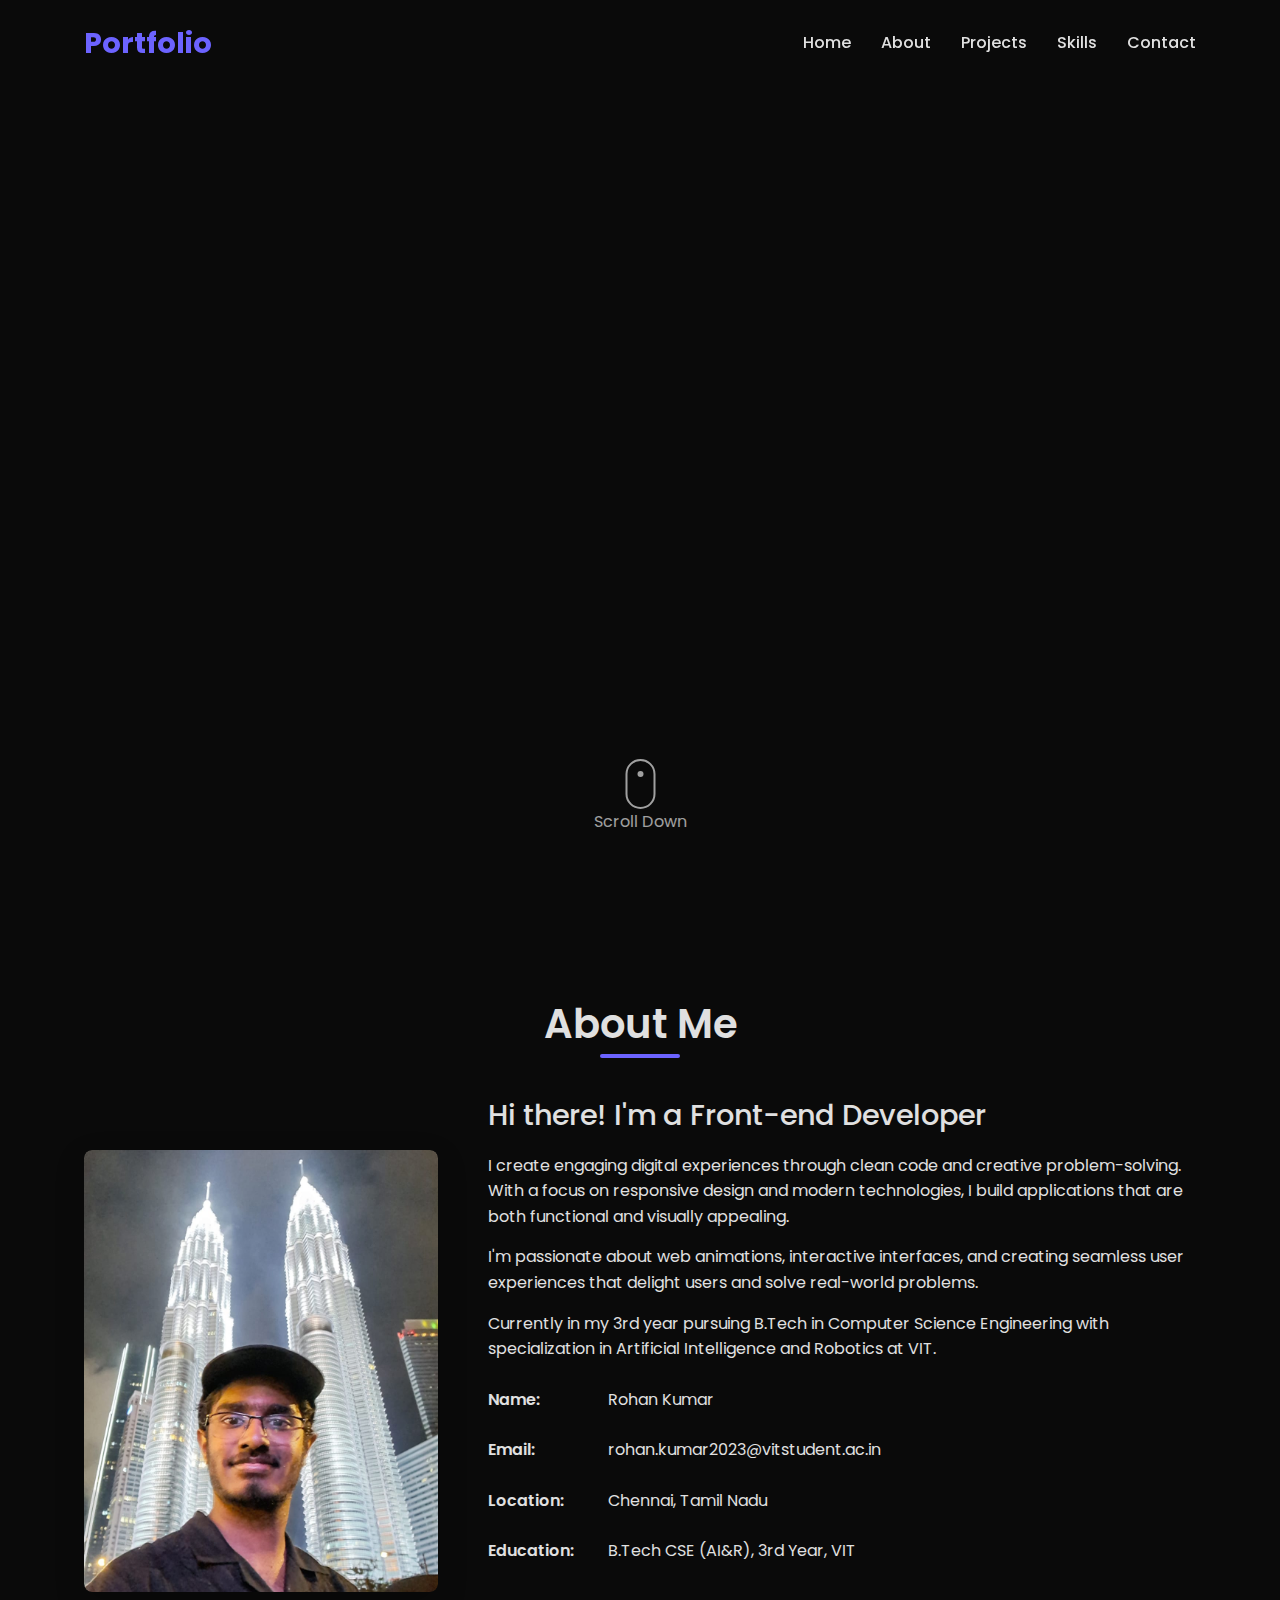
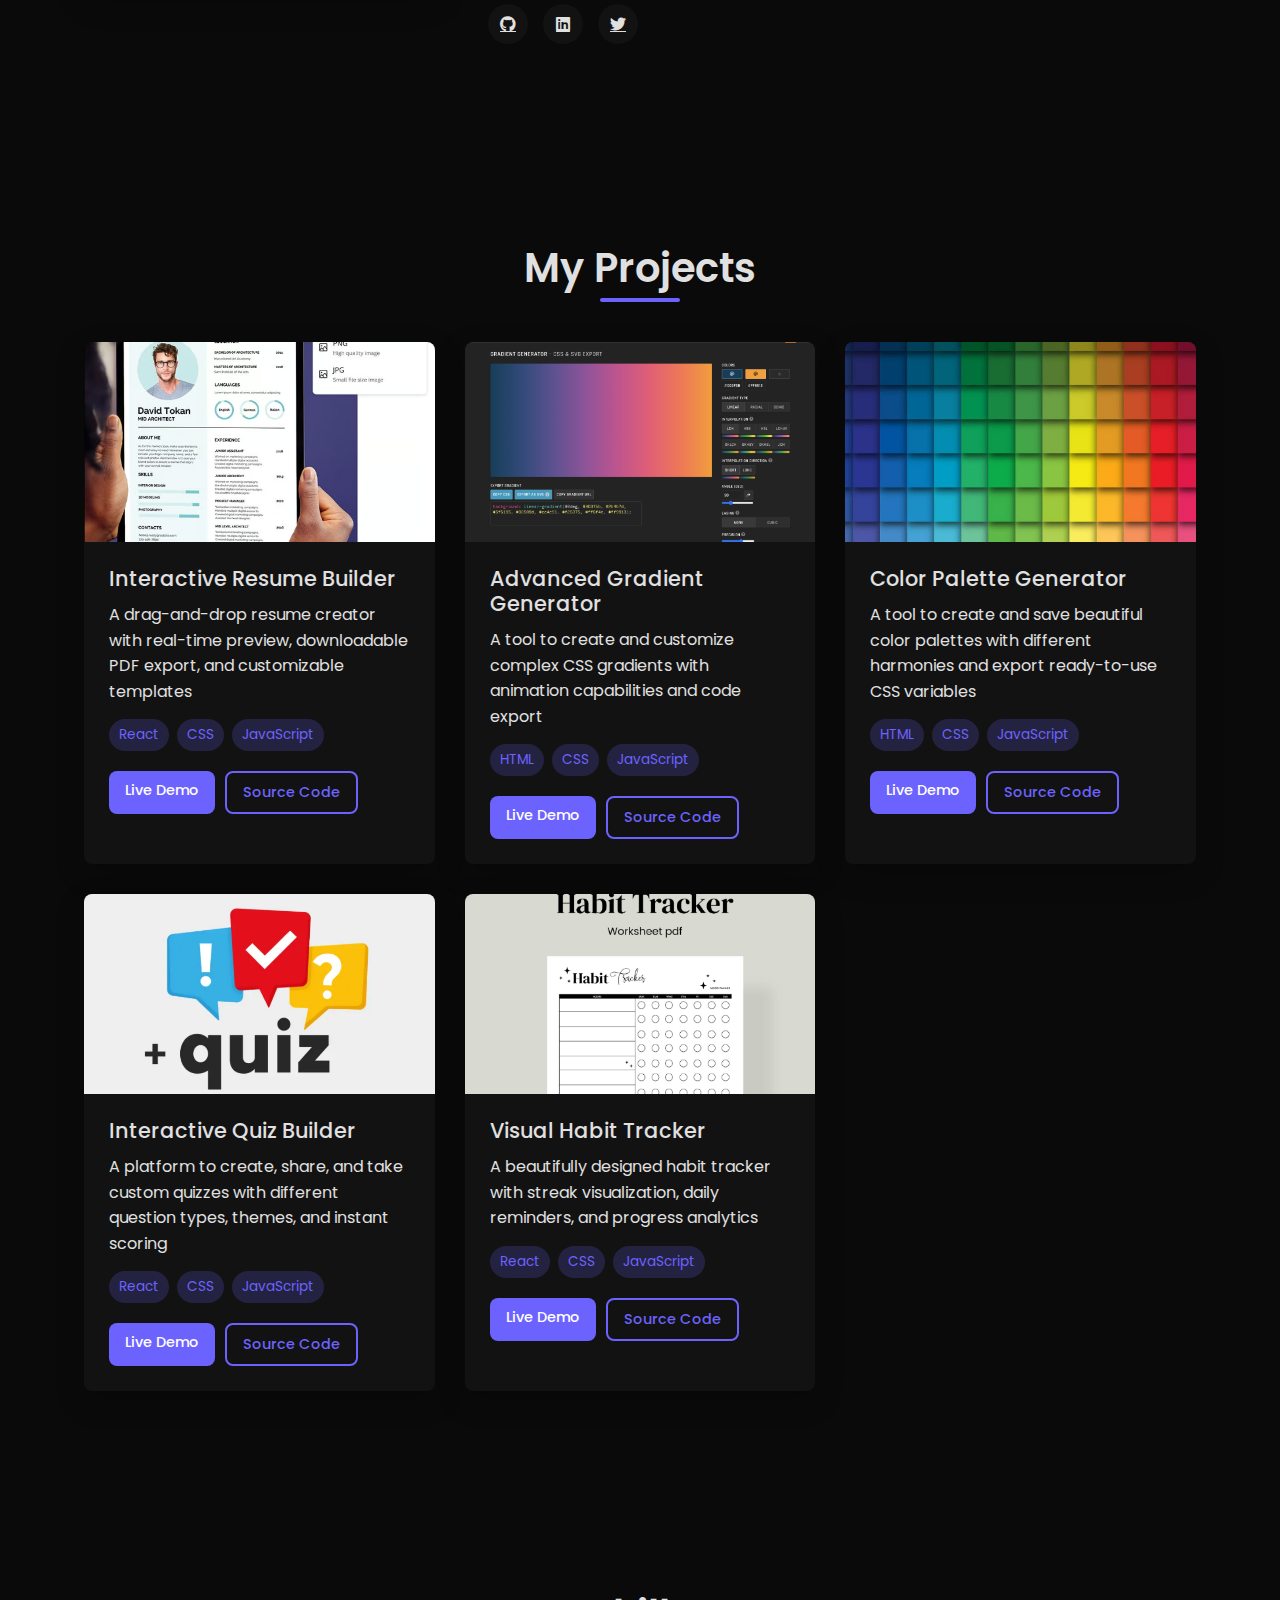
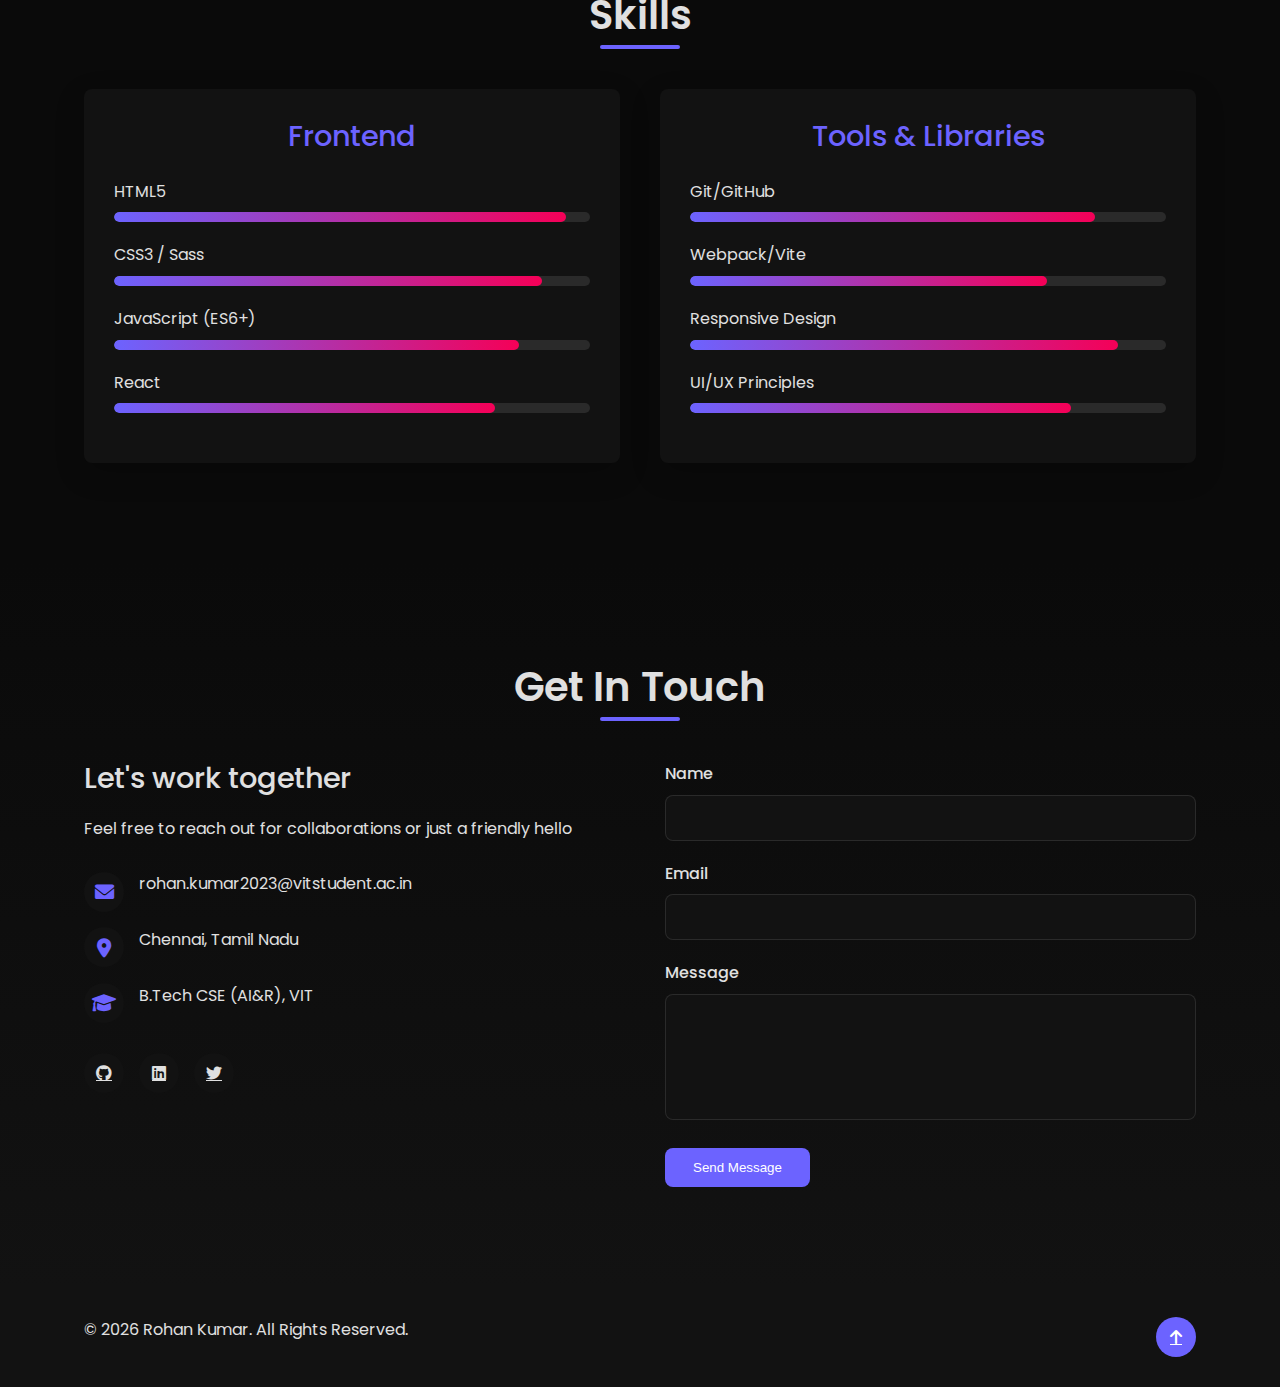
<file: index.html>
<!DOCTYPE html>
<html lang="en">
<head>
    <meta charset="UTF-8">
    <meta name="viewport" content="width=device-width, initial-scale=1.0">
    <title>RohanKumar - Portfolio</title>
    <link rel="stylesheet" href="./styles.css">
    <link rel="stylesheet" href="https://cdnjs.cloudflare.com/ajax/libs/font-awesome/6.0.0-beta3/css/all.min.css">
    <link rel="preconnect" href="https://fonts.googleapis.com">
    <link rel="preconnect" href="https://fonts.gstatic.com" crossorigin>
    <link href="https://fonts.googleapis.com/css2?family=Poppins:wght@300;400;500;600;700&display=swap" rel="stylesheet">
</head>
<body>
    <header>
        <div class="container">
            <nav>
                <div class="logo">Portfolio</div>
                <ul class="nav-links">
                    <li><a href="#home">Home</a></li>
                    <li><a href="#about">About</a></li>
                    <li><a href="#projects">Projects</a></li>
                    <li><a href="#skills">Skills</a></li>
                    <li><a href="#contact">Contact</a></li>
                </ul>
                <div class="hamburger">
                    <span></span>
                    <span></span>
                    <span></span>
                </div>
            </nav>
        </div>
    </header>

    <section id="home" class="hero">
        <div class="container">
            <div class="hero-content">
                <h1 class="reveal-text">Creative <span>Front-end</span> Developer</h1>
                <p class="reveal-text delay-1">Building innovative and aesthetic web experiences</p>
                <div class="cta-buttons reveal-text delay-2">
                    <a href="#projects" class="btn primary-btn">View My Work</a>
                    <a href="#contact" class="btn secondary-btn">Get In Touch</a>
                </div>
            </div>
        </div>
        <div class="scroll-indicator">
            <div class="mouse"></div>
            <p>Scroll Down</p>
        </div>
    </section>

    <section id="about" class="about">
        <div class="container">
            <h2 class="section-title">About Me</h2>
            <div class="about-content">
            <div class="about-image">
                    <div class="image-wrapper">
                        <!-- Replaced placeholder with actual image, removed inline styles -->
                        <img src="./Profile_picture.jpg" alt="Rohan Kumar Profile Picture">
                    </div>
                </div>
                <div class="about-text">
                    <h3>Hi there! I'm a Front-end Developer</h3>
                    <p>I create engaging digital experiences through clean code and creative problem-solving. With a focus on responsive design and modern technologies, I build applications that are both functional and visually appealing.</p>
                    <p>I'm passionate about web animations, interactive interfaces, and creating seamless user experiences that delight users and solve real-world problems.</p>
                    <p>Currently in my 3rd year pursuing B.Tech in Computer Science Engineering with specialization in Artificial Intelligence and Robotics at VIT.</p>
                    <div class="personal-info">
                        <div class="info-item">
                            <span>Name:</span>
                            <p>Rohan Kumar</p>
                        </div>
                        <div class="info-item">
                            <span>Email:</span>
                            <p>rohan.kumar2023@vitstudent.ac.in</p>
                        </div>
                        <div class="info-item">
                            <span>Location:</span>
                            <p>Chennai, Tamil Nadu</p>
                        </div>
                        <div class="info-item">
                            <span>Education:</span>
                            <p>B.Tech CSE (AI&R), 3rd Year, VIT</p>
                        </div>
                    </div>
                    <div class="social-links">
                        <a href="#" target="_blank" rel="noopener noreferrer"><i class="fab fa-github"></i></a>
                        <a href="#" target="_blank" rel="noopener noreferrer"><i class="fab fa-linkedin"></i></a>
                        <a href="#" target="_blank" rel="noopener noreferrer"><i class="fab fa-twitter"></i></a>
                    </div>
                </div>
            </div>
        </div>
    </section>

    <section id="projects" class="projects">
        <div class="container">
            <h2 class="section-title">My Projects</h2>
            <div class="projects-grid">
                <div class="project-card">
                    <div class="project-image">
                        <img src="./Interactive_resume_builder_pic.png" alt="Interactive Resume Builder Project Screenshot">
                    </div>
                    <div class="project-details">
                        <h3>Interactive Resume Builder</h3>
                        <p>A drag-and-drop resume creator with real-time preview, downloadable PDF export, and customizable templates</p>
                        <div class="project-tags">
                            <span>React</span>
                            <span>CSS</span>
                            <span>JavaScript</span>
                        </div>
                        <div class="project-links">
                            <a href="./projects/resume-builder/index.html" class="btn small-btn" target="_blank">Live Demo</a>
                            <a href="https://github.com/MaizeCobra/Rohan-Kumar-portfolio.github.io/tree/main/projects/resume-builder" class="btn small-btn secondary-btn" target="_blank">Source Code</a>
                        </div>
                    </div>
                </div>

                <div class="project-card">
                    <div class="project-image">
                        <img src="./Advanced_gradient_generator.png" alt="Advanced Gradient Generator Project Screenshot">
                    </div>
                    <div class="project-details">
                        <h3>Advanced Gradient Generator</h3>
                        <p>A tool to create and customize complex CSS gradients with animation capabilities and code export</p>
                        <div class="project-tags">
                            <span>HTML</span>
                            <span>CSS</span>
                            <span>JavaScript</span>
                        </div>
                        <div class="project-links">
                            <a href="./projects/gradient-generator/index.html" class="btn small-btn" target="_blank">Live Demo</a>
                            <a href="https://github.com/MaizeCobra/Rohan-Kumar-portfolio.github.io/tree/main/projects/gradient-generator" class="btn small-btn secondary-btn" target="_blank">Source Code</a>
                        </div>
                    </div>
                </div>

                <div class="project-card">
                    <div class="project-image">
                        <img src="./Color-pallete-generator.png" alt="Color Palette Generator Project Screenshot">
                    </div>
                    <div class="project-details">
                        <h3>Color Palette Generator</h3>
                        <p>A tool to create and save beautiful color palettes with different harmonies and export ready-to-use CSS variables</p>
                        <div class="project-tags">
                            <span>HTML</span>
                            <span>CSS</span>
                            <span>JavaScript</span>
                        </div>
                        <div class="project-links">
                            <a href="./projects/color-palette-generator/index.html" class="btn small-btn" target="_blank">Live Demo</a>
                            <a href="https://github.com/MaizeCobra/Rohan-Kumar-portfolio.github.io/tree/main/projects/color-palette-generator" class="btn small-btn secondary-btn" target="_blank">Source Code</a>
                        </div>
                    </div>
                </div>

                <div class="project-card">
                    <div class="project-image">
                        <img src="./quiz_builder.png" alt="Interactive Quiz Builder Project Screenshot">
                    </div>
                    <div class="project-details">
                        <h3>Interactive Quiz Builder</h3>
                        <p>A platform to create, share, and take custom quizzes with different question types, themes, and instant scoring</p>
                        <div class="project-tags">
                            <span>React</span>
                            <span>CSS</span>
                            <span>JavaScript</span>
                        </div>
                        <div class="project-links">
                            <a href="./projects/quiz-builder/index.html" class="btn small-btn" target="_blank">Live Demo</a>
                            <a href="https://github.com/MaizeCobra/Rohan-Kumar-portfolio.github.io/tree/main/projects/quiz-builder" class="btn small-btn secondary-btn" target="_blank">Source Code</a>
                        </div>
                    </div>
                </div>

                <div class="project-card">
                    <div class="project-image">
                        <img src="./Habit-Tracker.png" alt="Visual Habit Tracker Project Screenshot">
                    </div>
                    <div class="project-details">
                        <h3>Visual Habit Tracker</h3>
                        <p>A beautifully designed habit tracker with streak visualization, daily reminders, and progress analytics</p>
                        <div class="project-tags">
                            <span>React</span>
                            <span>CSS</span>
                            <span>JavaScript</span>
                        </div>
                        <div class="project-links">
                            <a href="./projects/habit-tracker/index.html" class="btn small-btn" target="_blank">Live Demo</a>
                            <a href="https://github.com/MaizeCobra/Rohan-Kumar-portfolio.github.io/tree/main/projects/habit-tracker" class="btn small-btn secondary-btn" target="_blank">Source Code</a>
                        </div>
                    </div>
                </div>
            </div>
        </div>
    </section>

    <section id="skills" class="skills">
        <div class="container">
            <h2 class="section-title">Skills</h2>
            <div class="skills-container">
                <div class="skills-category">
                    <h3>Frontend</h3>
                    <div class="skill-item">
                        <span>HTML5</span>
                        <div class="progress-bar">
                            <div class="progress" style="width: 95%"></div>
                        </div>
                    </div>
                    <div class="skill-item">
                        <span>CSS3 / Sass</span>
                        <div class="progress-bar">
                            <div class="progress" style="width: 90%"></div>
                        </div>
                    </div>
                    <div class="skill-item">
                        <span>JavaScript (ES6+)</span>
                        <div class="progress-bar">
                            <div class="progress" style="width: 85%"></div>
                        </div>
                    </div>
                    <div class="skill-item">
                        <span>React</span>
                        <div class="progress-bar">
                            <div class="progress" style="width: 80%"></div>
                        </div>
                    </div>
                </div>
                
                <div class="skills-category">
                    <h3>Tools & Libraries</h3>
                    <div class="skill-item">
                        <span>Git/GitHub</span>
                        <div class="progress-bar">
                            <div class="progress" style="width: 85%"></div>
                        </div>
                    </div>
                    <div class="skill-item">
                        <span>Webpack/Vite</span>
                        <div class="progress-bar">
                            <div class="progress" style="width: 75%"></div>
                        </div>
                    </div>
                    <div class="skill-item">
                        <span>Responsive Design</span>
                        <div class="progress-bar">
                            <div class="progress" style="width: 90%"></div>
                        </div>
                    </div>
                    <div class="skill-item">
                        <span>UI/UX Principles</span>
                        <div class="progress-bar">
                            <div class="progress" style="width: 80%"></div>
                        </div>
                    </div>
                </div>
            </div>
        </div>
    </section>

    <section id="contact" class="contact">
        <div class="container">
            <h2 class="section-title">Get In Touch</h2>
            <div class="contact-wrapper">
                <div class="contact-info">
                    <h3>Let's work together</h3>
                    <p>Feel free to reach out for collaborations or just a friendly hello</p>
                    <div class="contact-details">
                        <div class="contact-item">
                            <i class="fas fa-envelope"></i>
                            <p>rohan.kumar2023@vitstudent.ac.in</p>
                        </div>
                        <div class="contact-item">
                            <i class="fas fa-map-marker-alt"></i>
                            <p>Chennai, Tamil Nadu</p>
                        </div>
                        <div class="contact-item">
                            <i class="fas fa-graduation-cap"></i>
                            <p>B.Tech CSE (AI&R), VIT</p>
                        </div>
                    </div>
                    <div class="social-links">
                        <a href="#" target="_blank" rel="noopener noreferrer"><i class="fab fa-github"></i></a>
                        <a href="#" target="_blank" rel="noopener noreferrer"><i class="fab fa-linkedin"></i></a>
                        <a href="#" target="_blank" rel="noopener noreferrer"><i class="fab fa-twitter"></i></a>
                    </div>
                </div>
                <div class="contact-form">
                    <form id="contactForm">
                        <div class="form-group">
                            <label for="name">Name</label>
                            <input type="text" id="name" required>
                        </div>
                        <div class="form-group">
                            <label for="email">Email</label>
                            <input type="email" id="email" required>
                        </div>
                        <div class="form-group">
                            <label for="message">Message</label>
                            <textarea id="message" rows="5" required></textarea>
                        </div>
                        <button type="submit" class="btn primary-btn">Send Message</button>
                    </form>
                </div>
            </div>
        </div>
    </section>

    <footer>
        <div class="container">
            <div class="footer-content">
                <p>&copy; 2023 Rohan Kumar. All Rights Reserved.</p>
                <div class="back-to-top">
                    <a href="#home"><i class="fas fa-arrow-up"></i></a>
                </div>
            </div>
        </div>
    </footer>

    <script src="./script.js"></script>
</body>
</html>
</file>
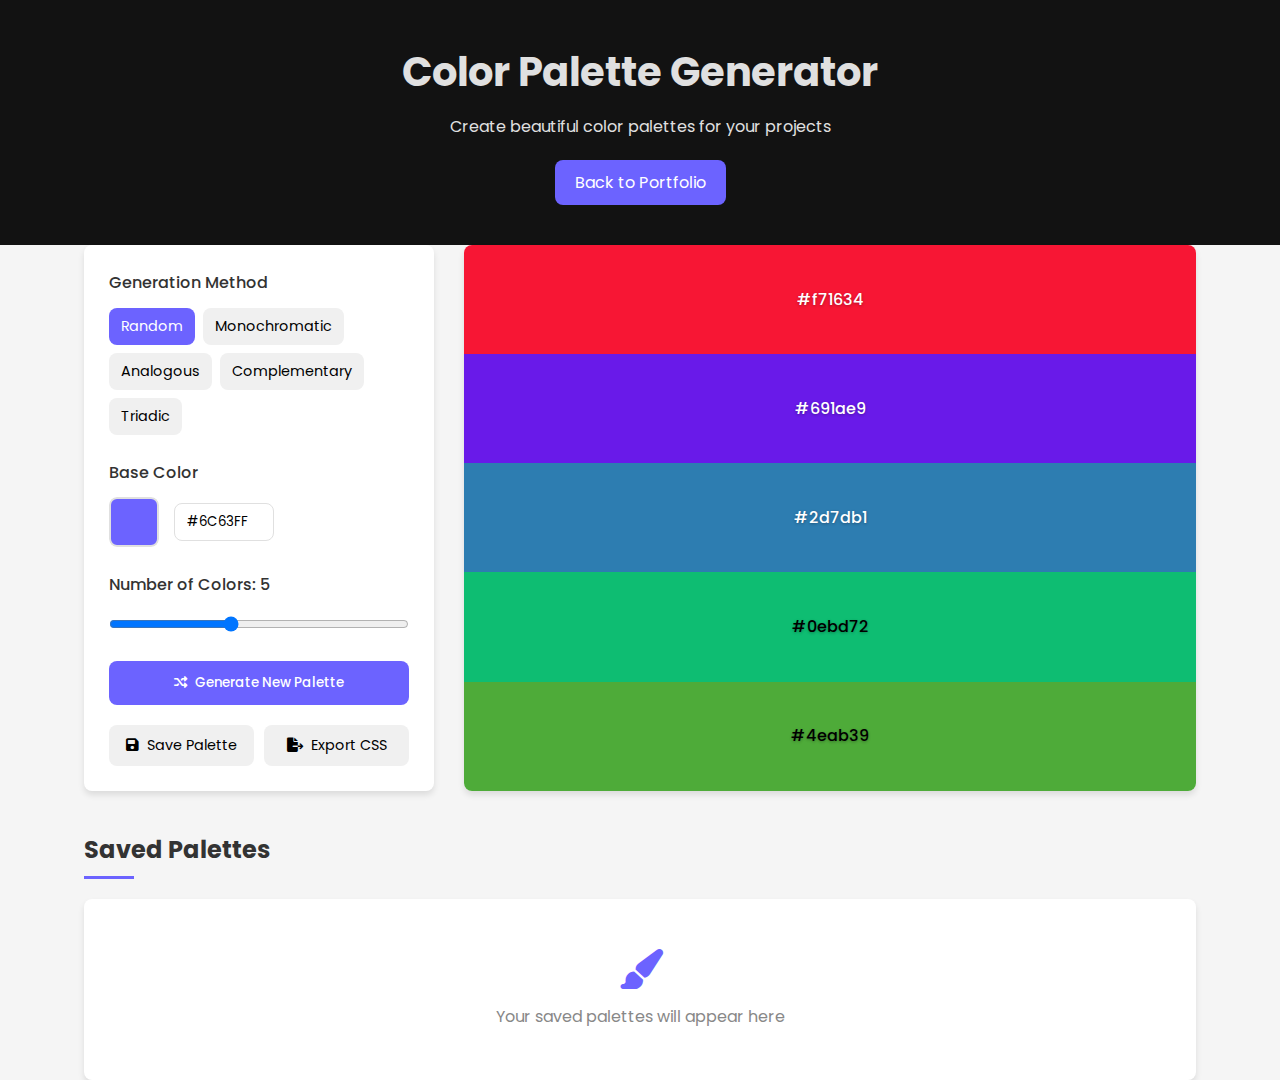
<file: projects/color-palette-generator/index.html>
<!DOCTYPE html>
<html lang="en">
<head>
    <meta charset="UTF-8">
    <meta name="viewport" content="width=device-width, initial-scale=1.0">
    <title>Color Palette Generator</title>
    <link rel="stylesheet" href="styles.css">
    <link rel="stylesheet" href="https://cdnjs.cloudflare.com/ajax/libs/font-awesome/6.0.0-beta3/css/all.min.css">
    <link href="https://fonts.googleapis.com/css2?family=Poppins:wght@300;400;500;600;700&display=swap" rel="stylesheet">
</head>
<body>
    <header>
        <div class="container">
            <h1>Color Palette Generator</h1>
            <p>Create beautiful color palettes for your projects</p>
            <a href="../../index.html" class="back-btn">Back to Portfolio</a>
        </div>
    </header>
    
    <main class="container">
        <div class="generator-container">
            <div class="palette-controls">
                <div class="control-group">
                    <label>Generation Method</label>
                    <div class="method-selector">
                        <button class="method-btn active" data-method="random">Random</button>
                        <button class="method-btn" data-method="monochromatic">Monochromatic</button>
                        <button class="method-btn" data-method="analogous">Analogous</button>
                        <button class="method-btn" data-method="complementary">Complementary</button>
                        <button class="method-btn" data-method="triadic">Triadic</button>
                    </div>
                </div>
                
                <div class="color-picker-container">
                    <label>Base Color</label>
                    <div class="color-input-group">
                        <input type="color" id="baseColor" value="#6c63ff">
                        <input type="text" id="hexColor" value="#6c63ff">
                    </div>
                </div>
                
                <div class="slider-container">
                    <label>Number of Colors: <span id="colorsCount">5</span></label>
                    <input type="range" id="colorCount" min="3" max="8" value="5" step="1">
                </div>
                
                <button id="generateBtn" class="generate-btn">
                    <i class="fas fa-random"></i> Generate New Palette
                </button>
                
                <div class="palette-actions">
                    <button id="saveBtn" class="action-btn">
                        <i class="fas fa-save"></i> Save Palette
                    </button>
                    <button id="exportBtn" class="action-btn">
                        <i class="fas fa-file-export"></i> Export CSS
                    </button>
                </div>
            </div>
            
            <div class="palette-display" id="paletteDisplay">
                <!-- Color palette will be displayed here -->
            </div>
        </div>
        
        <div class="saved-palettes-container">
            <h2>Saved Palettes</h2>
            <div class="saved-palettes-list" id="savedPalettes">
                <!-- Saved palettes will appear here -->
                <div class="placeholder-message">
                    <i class="fas fa-paint-brush"></i>
                    <p>Your saved palettes will appear here</p>
                </div>
            </div>
        </div>
    </main>
    
    <div class="modal" id="exportModal">
        <div class="modal-content">
            <span class="close-modal">&times;</span>
            <h2>Export CSS Variables</h2>
            <div class="code-container">
                <pre id="cssCode">:root {
  --color-1: #6c63ff;
  --color-2: #8257fe;
  --color-3: #9a4cfd;
  --color-4: #b041fc;
  --color-5: #c436fb;
}</pre>
                <button id="copyBtn" class="copy-btn">
                    <i class="fas fa-copy"></i> Copy Code
                </button>
            </div>
        </div>
    </div>
    
    <script src="script.js"></script>
</body>
</html>
</file>
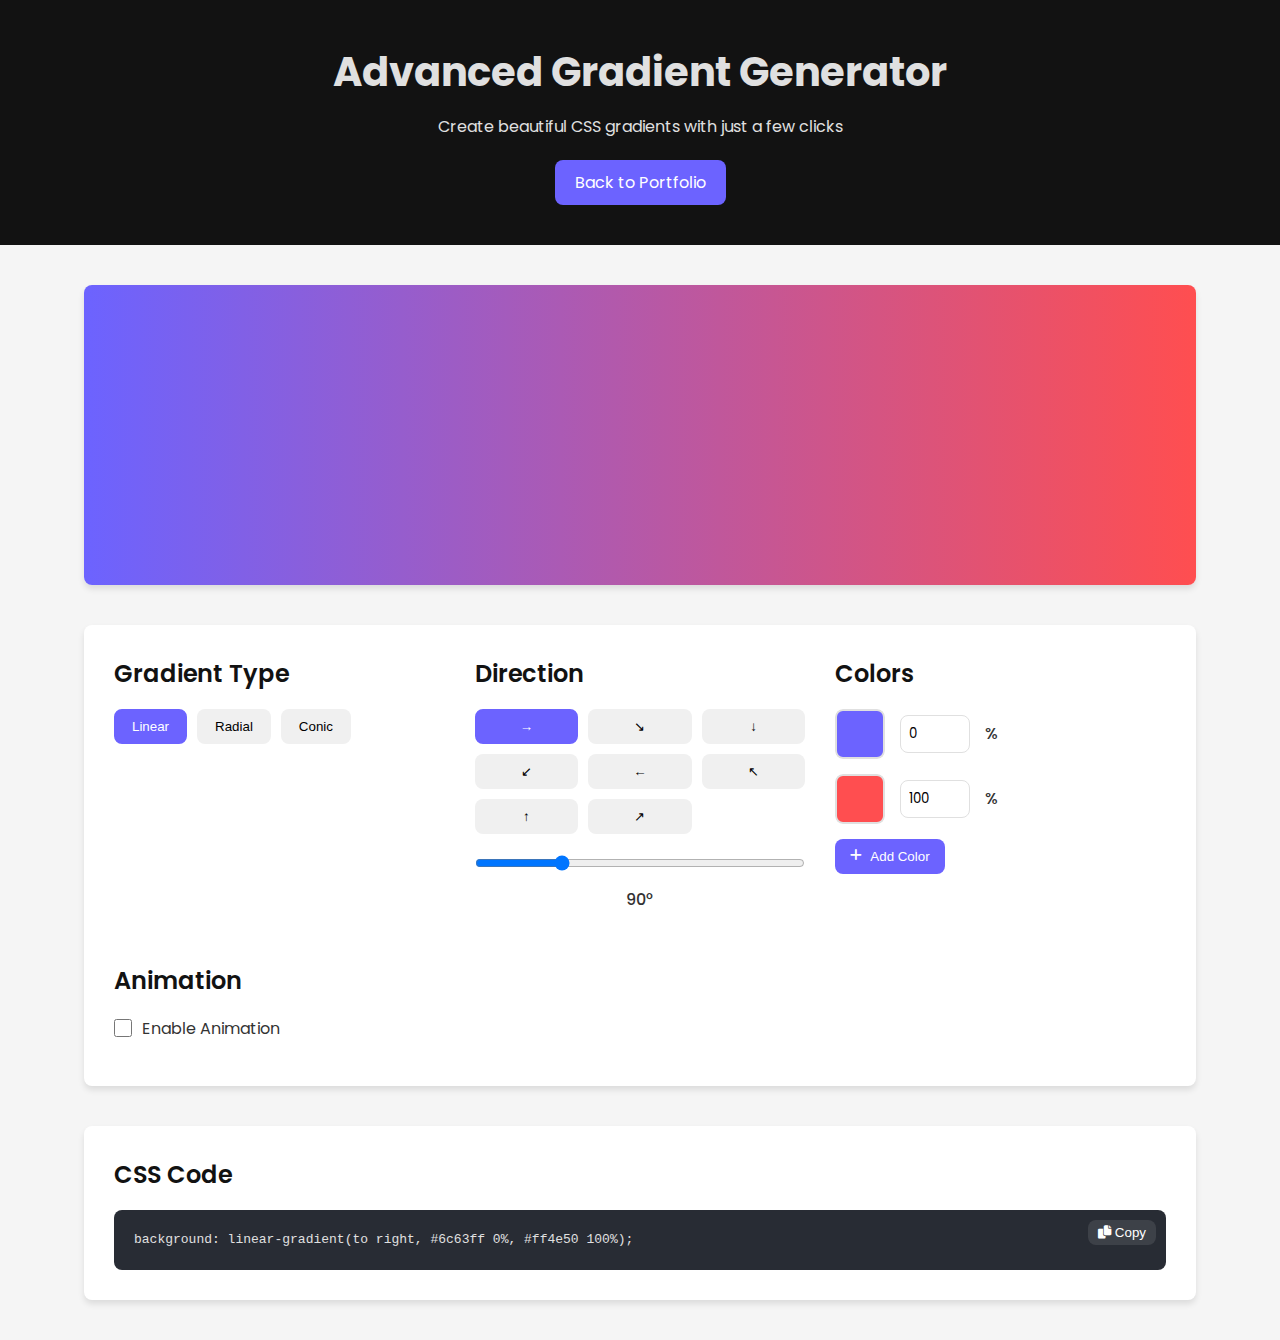
<file: projects/gradient-generator/index.html>
<!DOCTYPE html>
<html lang="en">
<head>
    <meta charset="UTF-8">
    <meta name="viewport" content="width=device-width, initial-scale=1.0">
    <title>Advanced Gradient Generator</title>
    <link rel="stylesheet" href="styles.css">
    <link rel="stylesheet" href="https://cdnjs.cloudflare.com/ajax/libs/font-awesome/6.0.0-beta3/css/all.min.css">
    <link href="https://fonts.googleapis.com/css2?family=Poppins:wght@300;400;500;600;700&display=swap" rel="stylesheet">
</head>
<body>
    <header>
        <div class="container">
            <h1>Advanced Gradient Generator</h1>
            <p>Create beautiful CSS gradients with just a few clicks</p>
            <a href="../../index.html" class="back-btn">Back to Portfolio</a>
        </div>
    </header>
    
    <main class="container">
        <div class="gradient-builder">
            <div class="gradient-preview" id="gradientPreview"></div>
            
            <div class="controls">
                <div class="gradient-type">
                    <h2>Gradient Type</h2>
                    <div class="options">
                        <button class="option active" data-type="linear">Linear</button>
                        <button class="option" data-type="radial">Radial</button>
                        <button class="option" data-type="conic">Conic</button>
                    </div>
                </div>
                
                <div class="gradient-direction" id="linearControls">
                    <h2>Direction</h2>
                    <div class="direction-controls">
                        <button class="direction active" data-direction="to right">→</button>
                        <button class="direction" data-direction="to bottom right">↘</button>
                        <button class="direction" data-direction="to bottom">↓</button>
                        <button class="direction" data-direction="to bottom left">↙</button>
                        <button class="direction" data-direction="to left">←</button>
                        <button class="direction" data-direction="to top left">↖</button>
                        <button class="direction" data-direction="to top">↑</button>
                        <button class="direction" data-direction="to top right">↗</button>
                        <input type="range" id="angleSlider" min="0" max="359" value="90" class="angle-slider">
                        <div class="angle-display"><span id="angleValue">90</span>°</div>
                    </div>
                </div>
                
                <div class="gradient-shape" id="radialControls" style="display: none;">
                    <h2>Shape</h2>
                    <div class="options">
                        <button class="shape active" data-shape="circle">Circle</button>
                        <button class="shape" data-shape="ellipse">Ellipse</button>
                    </div>
                </div>
                
                <div class="color-stops">
                    <h2>Colors</h2>
                    <div class="color-stop-container" id="colorStops">
                        <div class="color-stop" data-id="stop1">
                            <input type="color" value="#6c63ff" class="color-picker">
                            <input type="number" value="0" min="0" max="100" class="position-input">
                            <span class="position-label">%</span>
                        </div>
                        <div class="color-stop" data-id="stop2">
                            <input type="color" value="#ff4e50" class="color-picker">
                            <input type="number" value="100" min="0" max="100" class="position-input">
                            <span class="position-label">%</span>
                        </div>
                    </div>
                    <button class="add-color-btn" id="addColorStop">
                        <i class="fas fa-plus"></i> Add Color
                    </button>
                </div>
                
                <div class="animation-controls">
                    <h2>Animation</h2>
                    <div class="checkbox-group">
                        <input type="checkbox" id="enableAnimation">
                        <label for="enableAnimation">Enable Animation</label>
                    </div>
                    <div class="animation-options" id="animationOptions" style="display: none;">
                        <div class="form-group">
                            <label for="animationDuration">Duration (seconds)</label>
                            <input type="number" id="animationDuration" value="5" min="1" max="20">
                        </div>
                        <div class="form-group">
                            <label for="animationType">Animation Type</label>
                            <select id="animationType">
                                <option value="rotate">Rotate</option>
                                <option value="shift">Shift Colors</option>
                                <option value="pulse">Pulse</option>
                            </select>
                        </div>
                    </div>
                </div>
            </div>
            
            <div class="code-output">
                <h2>CSS Code</h2>
                <div class="code-container">
                    <pre id="cssCode">background: linear-gradient(to right, #6c63ff 0%, #ff4e50 100%);</pre>
                    <button class="copy-btn" id="copyCode">
                        <i class="fas fa-copy"></i> Copy
                    </button>
                </div>
            </div>
        </div>
    </main>
    
    <script src="script.js"></script>
</body>
</html>
</file>
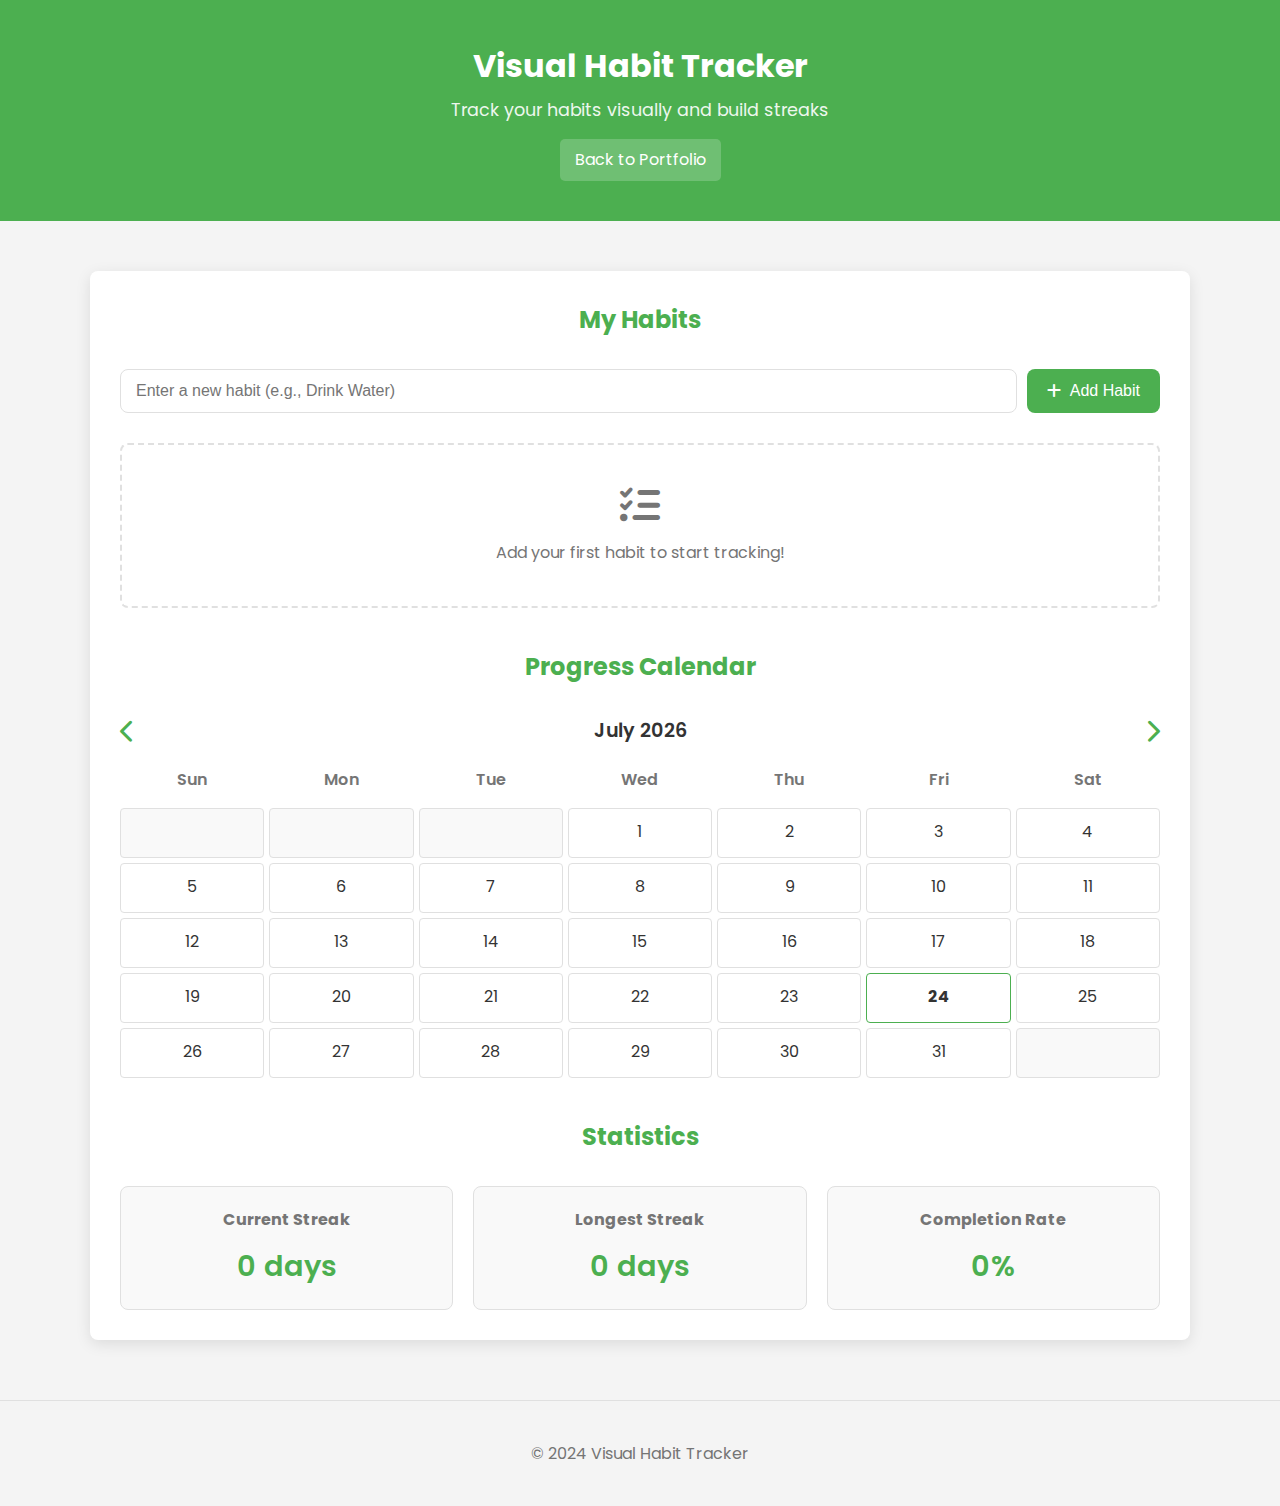
<file: projects/habit-tracker/index.html>
<!DOCTYPE html>
<html lang="en">
<head>
    <meta charset="UTF-8">
    <meta name="viewport" content="width=device-width, initial-scale=1.0">
    <title>Visual Habit Tracker</title>
    <link rel="stylesheet" href="styles.css">
    <link rel="stylesheet" href="https://cdnjs.cloudflare.com/ajax/libs/font-awesome/6.0.0-beta3/css/all.min.css">
    <link href="https://fonts.googleapis.com/css2?family=Poppins:wght@300;400;500;600;700&display=swap" rel="stylesheet">
</head>
<body>
    <header>
        <div class="container">
            <h1>Visual Habit Tracker</h1>
            <p>Track your habits visually and build streaks</p>
            <a href="../../index.html" class="back-btn">Back to Portfolio</a>
        </div>
    </header>

    <main class="container">
        <div class="habit-tracker-app">
            <h2>My Habits</h2>
            <div class="add-habit-section">
                <input type="text" id="newHabitInput" placeholder="Enter a new habit (e.g., Drink Water)">
                <button id="addHabitBtn" class="btn primary-btn"><i class="fas fa-plus"></i> Add Habit</button>
            </div>

            <div class="habit-list" id="habitList">
                <!-- Habit items will be added here -->
                <div class="placeholder-message">
                    <i class="fas fa-tasks"></i>
                    <p>Add your first habit to start tracking!</p>
                </div>
            </div>

            <div class="calendar-view">
                <h2>Progress Calendar</h2>
                <div class="calendar-controls">
                    <button id="prevMonthBtn"><i class="fas fa-chevron-left"></i></button>
                    <span id="currentMonthYear">April 2024</span>
                    <button id="nextMonthBtn"><i class="fas fa-chevron-right"></i></button>
                </div>
                <div class="calendar-grid" id="calendarGrid">
                    <!-- Calendar days will be generated here -->
                </div>
            </div>

            <div class="stats-section">
                <h2>Statistics</h2>
                <div class="stats-overview">
                    <div class="stat-card">
                        <h3>Current Streak</h3>
                        <p id="currentStreak">0 days</p>
                    </div>
                    <div class="stat-card">
                        <h3>Longest Streak</h3>
                        <p id="longestStreak">0 days</p>
                    </div>
                    <div class="stat-card">
                        <h3>Completion Rate</h3>
                        <p id="completionRate">0%</p>
                    </div>
                </div>
            </div>
        </div>
    </main>

    <footer>
        <div class="container">
            <p>&copy; 2024 Visual Habit Tracker</p>
        </div>
    </footer>

    <script src="script.js"></script>
</body>
</html>
</file>
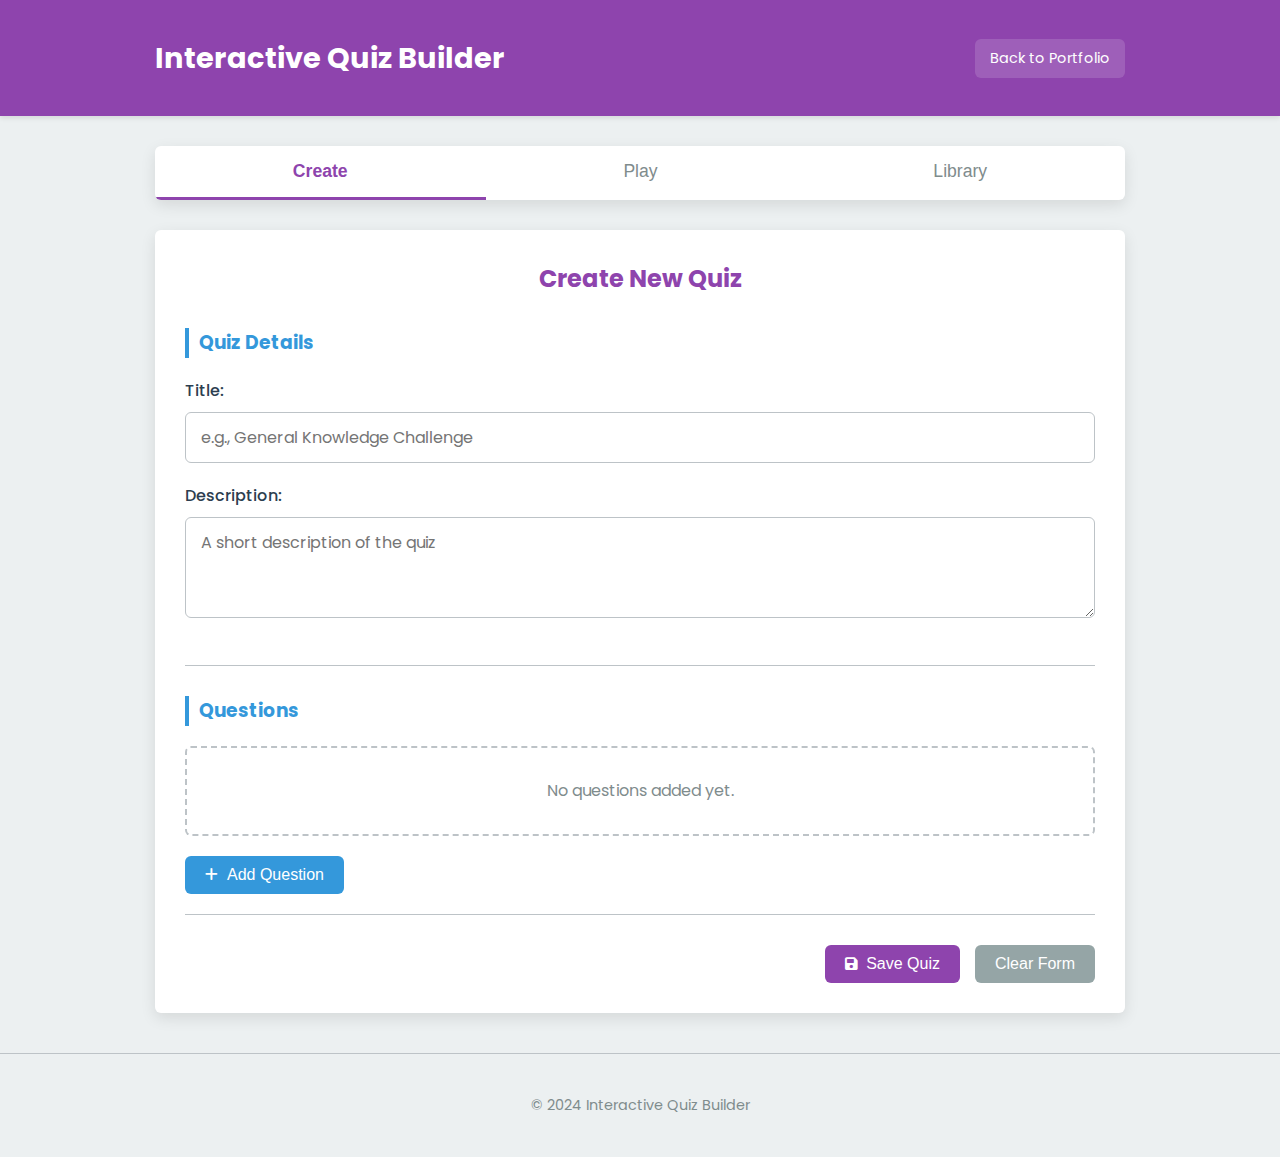
<file: projects/quiz-builder/index.html>
<!DOCTYPE html>
<html lang="en">
<head>
    <meta charset="UTF-8">
    <meta name="viewport" content="width=device-width, initial-scale=1.0">
    <title>Interactive Quiz Builder</title>
    <link rel="stylesheet" href="styles.css">
    <link rel="stylesheet" href="https://cdnjs.cloudflare.com/ajax/libs/font-awesome/6.0.0-beta3/css/all.min.css">
    <link href="https://fonts.googleapis.com/css2?family=Poppins:wght@300;400;500;600;700&display=swap" rel="stylesheet">
</head>
<body>
    <header>
        <div class="container header-container">
            <h1>Interactive Quiz Builder</h1>
            <a href="../../index.html" class="back-btn">Back to Portfolio</a>
        </div>
    </header>

    <main class="container">
        <div class="tabs">
            <button class="tab-btn active" data-tab="create">Create</button>
            <button class="tab-btn" data-tab="play">Play</button>
            <button class="tab-btn" data-tab="library">Library</button>
        </div>

        <!-- Create Tab Content -->
        <div class="tab-content active" id="create-tab">
            <form id="create-quiz-form">
                <h2>Create New Quiz</h2>
                <input type="hidden" id="edit-quiz-id"> <!-- For editing existing quizzes -->

                <div class="form-section">
                    <h3>Quiz Details</h3>
                    <div class="form-group">
                        <label for="quiz-title">Title:</label>
                        <input type="text" id="quiz-title" required placeholder="e.g., General Knowledge Challenge">
                    </div>
                    <div class="form-group">
                        <label for="quiz-description">Description:</label>
                        <textarea id="quiz-description" rows="3" placeholder="A short description of the quiz"></textarea>
                    </div>
                </div>

                <div class="form-section">
                    <h3>Questions</h3>
                    <div id="questions-container">
                        <!-- Questions will be added dynamically here -->
                        <p class="no-questions-msg">No questions added yet.</p>
                    </div>
                    <button type="button" id="add-question-btn" class="btn secondary-btn"><i class="fas fa-plus"></i> Add Question</button>
                </div>

                <div class="form-actions">
                    <button type="submit" id="save-quiz-btn" class="btn primary-btn"><i class="fas fa-save"></i> Save Quiz</button>
                    <button type="button" id="clear-form-btn" class="btn tertiary-btn">Clear Form</button>
                </div>
            </form>
        </div>

        <!-- Play Tab Content -->
        <div class="tab-content" id="play-tab">
            <h2>Play a Quiz</h2>
            <div id="quiz-selection-area">
                <p>Select a quiz from your library to start playing.</p>
                <div id="play-quiz-list">
                    <!-- Quizzes available to play will be listed here -->
                    <p class="placeholder-message">No quizzes found in your library. Create one first!</p>
                </div>
            </div>

            <div id="quiz-player-area" style="display: none;">
                <h3 id="player-quiz-title">Quiz Title</h3>
                <div id="player-question-container">
                    <p id="player-question-text">Question text goes here...</p>
                    <div id="player-options-container">
                        <!-- Options will be loaded here -->
                    </div>
                    <p id="player-feedback" class="feedback"></p>
                </div>
                <div class="player-navigation">
                     <p id="player-progress">Question 1 / 10</p>
                    <button id="player-next-btn" class="btn primary-btn">Next <i class="fas fa-arrow-right"></i></button>
                    <button id="player-finish-btn" class="btn primary-btn" style="display: none;">Finish Quiz</button>
                </div>
            </div>

             <div id="quiz-results-area" style="display: none;">
                <h2>Quiz Results</h2>
                <p id="results-score">Your score: 0 / 0</p>
                <p id="results-percentage">Percentage: 0%</p>
                <button id="play-again-btn" class="btn secondary-btn">Play Another Quiz</button>
            </div>
        </div>

        <!-- Library Tab Content -->
        <div class="tab-content" id="library-tab">
            <h2>Quiz Library</h2>
            <div id="library-quiz-list">
                <!-- Saved quizzes will be listed here -->
                 <p class="placeholder-message">Your saved quizzes will appear here.</p>
            </div>
        </div>
    </main>

    <!-- Question Modal -->
    <div id="question-modal" class="modal">
        <div class="modal-content">
            <span class="close-modal-btn">&times;</span>
            <h3>Add/Edit Question</h3>
            <input type="hidden" id="edit-question-index"> <!-- For editing -->
            <div class="form-group">
                <label for="modal-question-text">Question:</label>
                <textarea id="modal-question-text" rows="3" required placeholder="Enter the question text"></textarea>
            </div>
            <div class="form-group">
                <label>Answer Options:</label>
                <div id="modal-options-container">
                    <!-- Options inputs will be added here -->
                    <div class="modal-option">
                        <input type="text" class="option-input" placeholder="Option 1" required>
                        <input type="radio" name="correct-option" class="correct-option-radio" value="0" title="Mark as correct">
                        <button type="button" class="remove-option-btn" title="Remove option">&times;</button>
                    </div>
                     <div class="modal-option">
                        <input type="text" class="option-input" placeholder="Option 2" required>
                        <input type="radio" name="correct-option" class="correct-option-radio" value="1" title="Mark as correct">
                        <button type="button" class="remove-option-btn" title="Remove option">&times;</button>
                    </div>
                </div>
                <button type="button" id="modal-add-option-btn" class="btn tertiary-btn small-btn"><i class="fas fa-plus"></i> Add Option</button>
            </div>
            <div class="modal-actions">
                <button type="button" id="modal-save-question-btn" class="btn primary-btn">Save Question</button>
                <button type="button" id="modal-cancel-btn" class="btn secondary-btn">Cancel</button>
            </div>
        </div>
    </div>

    <footer>
        <div class="container">
            <p>&copy; 2024 Interactive Quiz Builder</p>
        </div>
    </footer>

    <script src="script.js"></script>
</body>
</html>
</file>
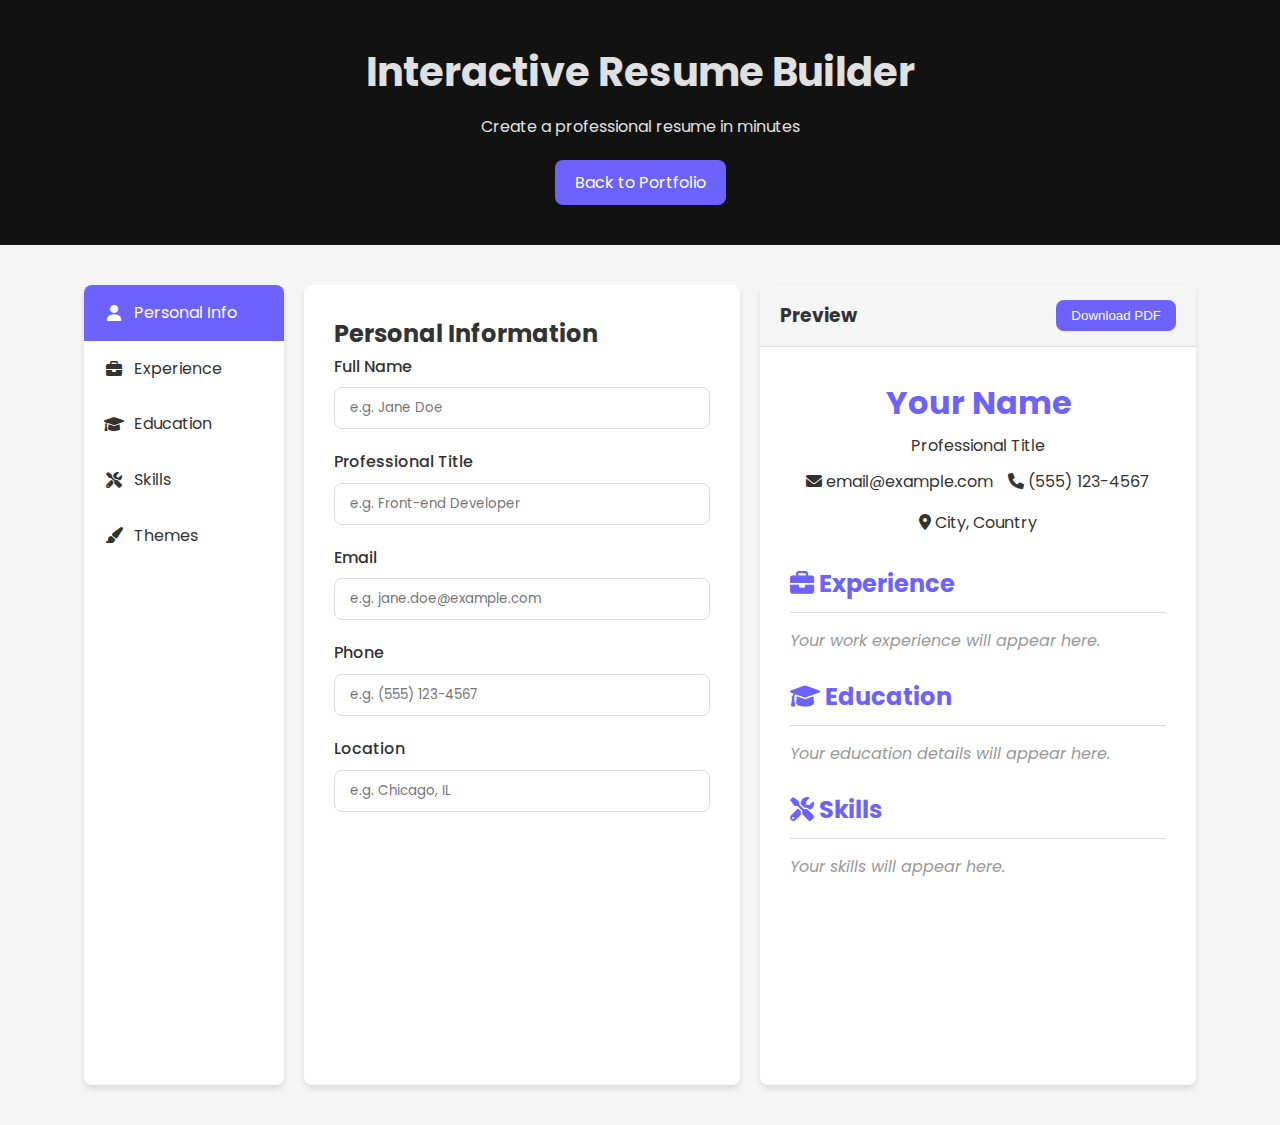
<file: projects/resume-builder/index.html>
<!DOCTYPE html>
<html lang="en">
<head>
    <meta charset="UTF-8">
    <meta name="viewport" content="width=device-width, initial-scale=1.0">
    <title>Interactive Resume Builder</title>
    <link rel="stylesheet" href="styles.css">
    <link rel="stylesheet" href="https://cdnjs.cloudflare.com/ajax/libs/font-awesome/6.0.0-beta3/css/all.min.css">
    <link href="https://fonts.googleapis.com/css2?family=Poppins:wght@300;400;500;600;700&display=swap" rel="stylesheet">
</head>
<body>
    <header>
        <div class="container">
            <h1>Interactive Resume Builder</h1>
            <p>Create a professional resume in minutes</p>
            <a href="../../index.html" class="back-btn">Back to Portfolio</a>
        </div>
    </header>
    
    <main class="container">
        <div class="editor-container">
            <div class="sidebar">
                <div class="section-selector">
                    <div class="section active" data-section="personal">
                        <i class="fas fa-user"></i> Personal Info
                    </div>
                    <div class="section" data-section="experience">
                        <i class="fas fa-briefcase"></i> Experience
                    </div>
                    <div class="section" data-section="education">
                        <i class="fas fa-graduation-cap"></i> Education
                    </div>
                    <div class="section" data-section="skills">
                        <i class="fas fa-tools"></i> Skills
                    </div>
                    <div class="section" data-section="themes">
                        <i class="fas fa-paint-brush"></i> Themes
                    </div>
                </div>
            </div>
            
            <div class="content-editor">
                <div class="section-content active" id="personal">
                    <h2>Personal Information</h2>
                    <form>
                        <div class="form-group">
                            <label for="fullName">Full Name</label>
                            <input type="text" id="fullName" placeholder="e.g. Jane Doe">
                        </div>
                        <div class="form-group">
                            <label for="title">Professional Title</label>
                            <input type="text" id="title" placeholder="e.g. Front-end Developer">
                        </div>
                        <div class="form-group">
                            <label for="email">Email</label>
                            <input type="email" id="email" placeholder="e.g. jane.doe@example.com">
                        </div>
                        <div class="form-group">
                            <label for="phone">Phone</label>
                            <input type="tel" id="phone" placeholder="e.g. (555) 123-4567">
                        </div>
                        <div class="form-group">
                            <label for="location">Location</label>
                            <input type="text" id="location" placeholder="e.g. Chicago, IL">
                        </div>
                    </form>
                </div>
                
                <div class="section-content" id="experience">
                    <h2>Work Experience</h2>
                    <div id="experience-items">
                        <!-- Experiences will be added here -->
                    </div>
                    <button class="add-btn" id="add-experience">
                        <i class="fas fa-plus"></i> Add Experience
                    </button>
                </div>
                
                <div class="section-content" id="education">
                    <h2>Education</h2>
                    <div id="education-items">
                        <!-- Education items will be added here -->
                    </div>
                    <button class="add-btn" id="add-education">
                        <i class="fas fa-plus"></i> Add Education
                    </button>
                </div>
                
                <div class="section-content" id="skills">
                    <h2>Skills</h2>
                    <div class="form-group">
                        <label for="skill-input">Add Skill</label>
                        <div class="skill-input-group">
                            <input type="text" id="skill-input" placeholder="e.g. JavaScript">
                            <button id="add-skill">Add</button>
                        </div>
                    </div>
                    <div class="skills-container" id="skills-container">
                        <!-- Skills will be added here -->
                    </div>
                </div>
                
                <div class="section-content" id="themes">
                    <h2>Choose a Theme</h2>
                    <div class="themes-container">
                        <div class="theme-option active" data-theme="modern">
                            <div class="theme-preview theme-modern"></div>
                            <p>Modern</p>
                        </div>
                        <div class="theme-option" data-theme="classic">
                            <div class="theme-preview theme-classic"></div>
                            <p>Classic</p>
                        </div>
                        <div class="theme-option" data-theme="creative">
                            <div class="theme-preview theme-creative"></div>
                            <p>Creative</p>
                        </div>
                    </div>
                </div>
            </div>
            
            <div class="resume-preview">
                <div class="toolbar">
                    <h3>Preview</h3>
                    <button id="download-pdf" class="download-btn">Download PDF</button>
                </div>
                <div class="preview-content" id="resume">
                    <div class="resume-header">
                        <h1 id="preview-name">Your Name</h1>
                        <p id="preview-title">Professional Title</p>
                        <div class="contact-info">
                            <span id="preview-email"><i class="fas fa-envelope"></i> email@example.com</span>
                            <span id="preview-phone"><i class="fas fa-phone"></i> (555) 123-4567</span>
                            <span id="preview-location"><i class="fas fa-map-marker-alt"></i> City, Country</span>
                        </div>
                    </div>
                    <div class="resume-section">
                        <h2><i class="fas fa-briefcase"></i> Experience</h2>
                        <div id="preview-experience">
                            <p class="empty-section">Your work experience will appear here.</p>
                        </div>
                    </div>
                    <div class="resume-section">
                        <h2><i class="fas fa-graduation-cap"></i> Education</h2>
                        <div id="preview-education">
                            <p class="empty-section">Your education details will appear here.</p>
                        </div>
                    </div>
                    <div class="resume-section">
                        <h2><i class="fas fa-tools"></i> Skills</h2>
                        <div id="preview-skills" class="skills-list">
                            <p class="empty-section">Your skills will appear here.</p>
                        </div>
                    </div>
                </div>
            </div>
        </div>
    </main>
    
    <script src="script.js"></script>
</body>
</html>
</file>
<file: styles.css>
/* Base Styles */
:root {
  --primary-color: #6c63ff;
  --secondary-color: #f50057;
  --background-color: #0a0a0a;
  --surface-color: #121212;
  --text-color: #e0e0e0;
  --text-secondary: #a0a0a0;
  --transition: all 0.3s ease;
  --border-radius: 8px;
  --shadow: 0 10px 30px rgba(0, 0, 0, 0.2);
}

* {
  margin: 0;
  padding: 0;
  box-sizing: border-box;
}

html {
  scroll-behavior: smooth;
}

body {
  font-family: 'Poppins', sans-serif;
  background-color: var(--background-color);
  color: var(--text-color);
  line-height: 1.6;
  overflow-x: hidden;
}

.container {
  width: 90%;
  max-width: 1200px;
  margin: 0 auto;
  padding: 0 20px;
}

section {
  padding: 100px 0;
}

/* Typography */
h1, h2, h3, h4, h5, h6 {
  margin-bottom: 20px;
  line-height: 1.2;
}

h1 {
  font-size: 3.5rem;
  font-weight: 700;
}

h2 {
  font-size: 2.5rem;
  font-weight: 600;
}

h3 {
  font-size: 1.8rem;
  font-weight: 500;
}

p {
  margin-bottom: 15px;
}

.section-title {
  text-align: center;
  margin-bottom: 50px;
  position: relative;
}

.section-title::after {
  content: '';
  position: absolute;
  bottom: -10px;
  left: 50%;
  width: 80px;
  height: 4px;
  background: var(--primary-color);
  transform: translateX(-50%);
  border-radius: 2px;
}

/* Buttons */
.btn {
  display: inline-block;
  padding: 12px 28px;
  background: var(--primary-color);
  color: white;
  border: none;
  border-radius: var(--border-radius);
  text-decoration: none;
  font-weight: 500;
  cursor: pointer;
  transition: var(--transition);
}

.btn:hover {
  transform: translateY(-3px);
  box-shadow: var(--shadow);
}

.primary-btn {
  background: var(--primary-color);
}

.secondary-btn {
  background: transparent;
  border: 2px solid var(--primary-color);
  color: var(--primary-color);
}

.small-btn {
  padding: 8px 16px;
  font-size: 0.9rem;
}

/* Header & Navigation */
header {
  position: fixed;
  top: 0;
  left: 0;
  width: 100%;
  padding: 20px 0;
  z-index: 100;
  background: rgba(10, 10, 10, 0.9);
  backdrop-filter: blur(10px);
  transition: var(--transition);
}

header.scrolled {
  padding: 15px 0;
  box-shadow: 0 5px 15px rgba(0, 0, 0, 0.1);
}

nav {
  display: flex;
  justify-content: space-between;
  align-items: center;
}

.logo {
  font-size: 1.8rem;
  font-weight: 700;
  color: var(--primary-color);
}

.nav-links {
  display: flex;
  list-style: none;
}

.nav-links li {
  margin-left: 30px;
}

.nav-links a {
  color: var(--text-color);
  text-decoration: none;
  font-weight: 500;
  position: relative;
  transition: var(--transition);
}

.nav-links a::after {
  content: '';
  position: absolute;
  bottom: -4px;
  left: 0;
  width: 0;
  height: 2px;
  background: var(--primary-color);
  transition: var(--transition);
}

.nav-links a:hover {
  color: var(--primary-color);
}

.nav-links a:hover::after {
  width: 100%;
}

.hamburger {
  display: none;
  cursor: pointer;
}

.hamburger span {
  display: block;
  width: 25px;
  height: 3px;
  background: var(--text-color);
  margin: 5px 0;
  transition: var(--transition);
}

/* Hero Section */
.hero {
  min-height: 100vh;
  display: flex;
  align-items: center;
  position: relative;
  background: linear-gradient(to right, rgba(10, 10, 10, 0.9), rgba(10, 10, 10, 0.7)), url('https://images.unsplash.com/photo-1517694712202-14dd9538aa97?ixlib=rb-4.0.3&ixid=MnwxMjA3fDB8MHxwaG90by1wYWdlfHx8fGVufDB8fHx8&auto=format&fit=crop&w=1740&q=80');
  background-size: cover;
  background-position: center;
  padding: 150px 0;
}

.hero-content {
  max-width: 700px;
}

.hero-content h1 {
  margin-bottom: 20px;
}

.hero-content h1 span {
  color: var(--primary-color);
}

.hero-content p {
  font-size: 1.2rem;
  margin-bottom: 30px;
}

.cta-buttons {
  display: flex;
  gap: 15px;
}

.scroll-indicator {
  position: absolute;
  bottom: 50px;
  left: 50%;
  transform: translateX(-50%);
  display: flex;
  flex-direction: column;
  align-items: center;
  opacity: 0.7;
}

.mouse {
  width: 30px;
  height: 50px;
  border: 2px solid var(--text-color);
  border-radius: 15px;
  position: relative;
}

.mouse::before {
  content: '';
  position: absolute;
  top: 10px;
  left: 50%;
  transform: translateX(-50%);
  width: 6px;
  height: 6px;
  background: var(--text-color);
  border-radius: 50%;
  animation: scrollAnim 1.5s infinite;
}

@keyframes scrollAnim {
  0% {
    transform: translate(-50%, 0);
    opacity: 1;
  }
  100% {
    transform: translate(-50%, 15px);
    opacity: 0;
  }
}

/* About Section */
.about-content {
  display: grid;
  grid-template-columns: 1fr 2fr;
  gap: 50px;
  align-items: center;
}

.image-wrapper {
  position: relative;
  padding-bottom: 125%;
  overflow: hidden;
  border-radius: var(--border-radius);
  box-shadow: var(--shadow);
}

.image-placeholder {
  position: absolute;
  top: 0;
  left: 0;
  width: 100%;
  height: 100%;
  background: linear-gradient(45deg, #6c63ff, #b967ff);
  border-radius: var(--border-radius);
}

/* Style the actual image inside the wrapper */
.image-wrapper img {
  position: absolute;
  top: 0;
  left: 0;
  width: 100%;
  height: 100%;
  object-fit: cover; /* Crop image to fit container */
  border-radius: var(--border-radius); /* Inherit border-radius */
}


.about-text h3 {
  margin-bottom: 20px;
}

.personal-info {
  margin: 25px 0;
}

.info-item {
  margin-bottom: 10px;
  display: flex;
}

.info-item span {
  font-weight: 600;
  min-width: 120px;
}

/* Education icon styling in about section */
.info-item .fa-graduation-cap {
  margin-right: 10px;
  color: var(--primary-color);
}

.social-links {
  display: flex;
  gap: 15px;
  margin-top: 25px;
}

.social-links a {
  display: flex;
  justify-content: center;
  align-items: center;
  width: 40px;
  height: 40px;
  background: var(--surface-color);
  border-radius: 50%;
  color: var(--text-color);
  transition: var(--transition);
}

.social-links a:hover {
  background: var(--primary-color);
  color: white;
  transform: translateY(-3px);
}

/* Projects Section */
.projects-grid {
  display: grid;
  grid-template-columns: repeat(auto-fit, minmax(350px, 1fr));
  gap: 30px;
}

.project-card {
  background: var(--surface-color);
  border-radius: var(--border-radius);
  overflow: hidden;
  box-shadow: var(--shadow);
  transition: var(--transition);
}

.project-card:hover {
  transform: translateY(-10px);
}

.project-image {
  position: relative;
  overflow: hidden;
  height: 200px;
}

.project-image img {
  width: 100%;
  height: 100%;
  object-fit: cover;
  transition: var(--transition);
}

.project-card:hover .project-image img {
  transform: scale(1.05);
}

.project-details {
  padding: 25px;
}

.project-details h3 {
  font-size: 1.3rem;
  margin-bottom: 10px;
}

.project-tags {
  display: flex;
  flex-wrap: wrap;
  margin: 15px 0;
  gap: 8px;
}

.project-tags span {
  background: rgba(108, 99, 255, 0.2);
  color: var(--primary-color);
  padding: 5px 10px;
  border-radius: 20px;
  font-size: 0.85rem;
}

.project-links {
  display: flex;
  gap: 10px;
  margin-top: 20px;
}

/* Skills Section */
.skills-container {
  display: grid;
  grid-template-columns: repeat(auto-fit, minmax(300px, 1fr));
  gap: 40px;
}

.skills-category {
  background: var(--surface-color);
  padding: 30px;
  border-radius: var(--border-radius);
  box-shadow: var(--shadow);
}

.skills-category h3 {
  margin-bottom: 25px;
  text-align: center;
  color: var(--primary-color);
}

.skill-item {
  margin-bottom: 20px;
}

.skill-item span {
  display: block;
  margin-bottom: 8px;
}

.progress-bar {
  width: 100%;
  height: 10px;
  background: rgba(255, 255, 255, 0.1);
  border-radius: 5px;
  overflow: hidden;
}

.progress {
  height: 100%;
  background: linear-gradient(to right, var(--primary-color), var(--secondary-color));
  border-radius: 5px;
  transition: width 1s ease-in-out;
}

/* Contact Section */
.contact {
  background: linear-gradient(to bottom, var(--background-color), var(--surface-color));
}

.contact-wrapper {
  display: grid;
  grid-template-columns: 1fr 1fr;
  gap: 50px;
}

.contact-info h3 {
  margin-bottom: 20px;
}

.contact-details {
  margin: 30px 0;
}

.contact-item {
  display: flex;
  align-items: center;
  margin-bottom: 15px;
}

.contact-item i {
  margin-right: 15px;
  font-size: 1.2rem;
  width: 40px;
  height: 40px;
  background: var(--surface-color);
  border-radius: 50%;
  display: flex;
  align-items: center;
  justify-content: center;
  color: var(--primary-color);
}

.form-group {
  margin-bottom: 20px;
}

.form-group label {
  display: block;
  margin-bottom: 8px;
  font-weight: 500;
}

.form-group input,
.form-group textarea {
  width: 100%;
  padding: 12px 15px;
  background: var(--surface-color);
  border: 1px solid rgba(255, 255, 255, 0.1);
  border-radius: var(--border-radius);
  color: var(--text-color);
  font-family: 'Poppins', sans-serif;
  resize: none;
  transition: var(--transition);
}

.form-group input:focus,
.form-group textarea:focus {
  outline: none;
  border-color: var(--primary-color);
}

/* Footer */
footer {
  background: var(--surface-color);
  padding: 30px 0;
}

.footer-content {
  display: flex;
  justify-content: space-between;
  align-items: center;
}

.back-to-top a {
  width: 40px;
  height: 40px;
  background: var(--primary-color);
  color: white;
  border-radius: 50%;
  display: flex;
  align-items: center;
  justify-content: center;
  transition: var(--transition);
}

.back-to-top a:hover {
  transform: translateY(-5px);
}

/* Animations */
.reveal-text {
  opacity: 0;
  transform: translateY(20px);
  animation: revealText 0.8s forwards;
}

.delay-1 {
  animation-delay: 0.3s;
}

.delay-2 {
  animation-delay: 0.6s;
}

@keyframes revealText {
  to {
    opacity: 1;
    transform: translateY(0);
  }
}

/* Responsive Styles */
@media screen and (max-width: 992px) {
  h1 {
    font-size: 3rem;
  }

  .about-content,
  .contact-wrapper {
    grid-template-columns: 1fr;
    gap: 30px;
  }

  .about-image {
    max-width: 400px;
    margin: 0 auto;
  }
}

@media screen and (max-width: 768px) {
  h1 {
    font-size: 2.5rem;
  }

  h2 {
    font-size: 2rem;
  }

  section {
    padding: 80px 0;
  }

  .hamburger {
    display: block;
  }

  .nav-links {
    position: fixed;
    top: 80px;
    left: -100%;
    width: 100%;
    flex-direction: column;
    background: rgba(10, 10, 10, 0.95);
    backdrop-filter: blur(10px);
    text-align: center;
    padding: 30px 0;
    transition: var(--transition);
  }

  .nav-links.active {
    left: 0;
  }

  .nav-links li {
    margin: 15px 0;
  }

  .cta-buttons {
    flex-direction: column;
    width: 100%;
    max-width: 300px;
  }

  .footer-content {
    flex-direction: column;
    text-align: center;
  }

  .back-to-top {
    margin-top: 20px;
  }

  .projects-grid {
    grid-template-columns: 1fr;
  }
}
</file>
<file: projects/color-palette-generator/styles.css>
:root {
  --primary-color: #6c63ff;
  --secondary-color: #f50057;
  --dark-bg: #121212;
  --light-bg: #f5f5f5;
  --text-dark: #333;
  --text-light: #e0e0e0;
  --border-radius: 8px;
  --shadow: 0 4px 6px rgba(0, 0, 0, 0.1);
  --transition: all 0.3s ease;
}

* {
  margin: 0;
  padding: 0;
  box-sizing: border-box;
}

body {
  font-family: 'Poppins', sans-serif;
  background-color: var(--light-bg);
  color: var(--text-dark);
  line-height: 1.6;
}

.container {
  width: 90%;
  max-width: 1200px;
  margin: 0 auto;
  padding: 0 20px;
}

header {
  background-color: var(--dark-bg);
  color: var(--text-light);
  padding: 40px 0;
  text-align: center;
}

header h1 {
  margin-bottom: 10px;
  font-size: 2.5rem;
}

.back-btn {
  display: inline-block;
  margin-top: 20px;
  padding: 10px 20px;
  background: var(--primary-color);
  color: white;
  text-decoration: none;
  border-radius: var(--border-radius);
  transition: var(--transition);
}

.back-btn:hover {
  transform: translateY(-3px);
  box-shadow: var(--shadow);
}

main {
  padding: 40px 0;
}

.generator-container {
  display: grid;
  grid-template-columns: 350px 1fr;
  gap: 30px;
  margin-bottom: 40px;
}

.palette-controls {
  background: white;
  padding: 25px;
  border-radius: var(--border-radius);
  box-shadow: var(--shadow);
  height: fit-content;
}

.control-group {
  margin-bottom: 25px;
}

.control-group label {
  display: block;
  margin-bottom: 12px;
  font-weight: 500;
}

.method-selector {
  display: flex;
  flex-wrap: wrap;
  gap: 8px;
}

.method-btn {
  padding: 8px 12px;
  background: #f0f0f0;
  border: none;
  border-radius: var(--border-radius);
  font-family: 'Poppins', sans-serif;
  cursor: pointer;
  transition: var(--transition);
  font-size: 0.9rem;
}

.method-btn:hover {
  background: #e0e0e0;
}

.method-btn.active {
  background: var(--primary-color);
  color: white;
}

.color-picker-container {
  margin-bottom: 25px;
}

.color-picker-container label {
  display: block;
  margin-bottom: 12px;
  font-weight: 500;
}

.color-input-group {
  display: flex;
  align-items: center;
  gap: 15px;
}

.color-input-group input[type="color"] {
  -webkit-appearance: none;
  appearance: none;
  width: 50px;
  height: 50px;
  border: none;
  border-radius: var(--border-radius);
  cursor: pointer;
  background: transparent;
}

.color-input-group input[type="color"]::-webkit-color-swatch-wrapper {
  padding: 0;
}

.color-input-group input[type="color"]::-webkit-color-swatch {
  border: 2px solid #e0e0e0;
  border-radius: var(--border-radius);
}

.color-input-group input[type="text"] {
  padding: 8px 12px;
  border: 1px solid #e0e0e0;
  border-radius: var(--border-radius);
  font-family: 'Poppins', sans-serif;
  width: 100px;
  text-transform: uppercase;
}

.slider-container {
  margin-bottom: 25px;
}

.slider-container label {
  display: block;
  margin-bottom: 12px;
  font-weight: 500;
}

.slider-container input[type="range"] {
  width: 100%;
  height: 8px;
  border-radius: 5px;
  background: #e0e0e0;
  outline: none;
  transition: var(--transition);
}

.slider-container input[type="range"]::-webkit-slider-thumb {
  -webkit-appearance: none;
  appearance: none;
  width: 18px;
  height: 18px;
  border-radius: 50%;
  background: var(--primary-color);
  cursor: pointer;
}

.generate-btn {
  width: 100%;
  padding: 12px;
  background: var(--primary-color);
  color: white;
  border: none;
  border-radius: var(--border-radius);
  font-family: 'Poppins', sans-serif;
  font-weight: 500;
  cursor: pointer;
  transition: var(--transition);
  display: flex;
  align-items: center;
  justify-content: center;
  gap: 8px;
  margin-bottom: 20px;
}

.generate-btn:hover {
  background: #5650e0;
  transform: translateY(-2px);
  box-shadow: var(--shadow);
}

.palette-actions {
  display: flex;
  gap: 10px;
}

.action-btn {
  flex: 1;
  padding: 10px;
  background: #f0f0f0;
  border: none;
  border-radius: var(--border-radius);
  font-family: 'Poppins', sans-serif;
  cursor: pointer;
  transition: var(--transition);
  display: flex;
  align-items: center;
  justify-content: center;
  gap: 8px;
  font-size: 0.9rem;
}

.action-btn:hover {
  background: #e0e0e0;
}

.palette-display {
  background: white;
  border-radius: var(--border-radius);
  overflow: hidden;
  display: flex;
  flex-direction: column;
  box-shadow: var(--shadow);
}

.color-block {
  flex: 1;
  display: flex;
  align-items: center;
  justify-content: center;
  color: white;
  position: relative;
  min-height: 80px;
  cursor: pointer;
  transition: var(--transition);
}

.color-block:hover {
  transform: scale(1.02);
}

.color-block .color-info {
  font-size: 1rem;
  font-weight: 500;
  text-shadow: 0 1px 3px rgba(0, 0, 0, 0.3);
}

.color-block .copied-message {
  position: absolute;
  top: 50%;
  left: 50%;
  transform: translate(-50%, -50%);
  background: rgba(0, 0, 0, 0.7);
  padding: 8px 15px;
  border-radius: 20px;
  font-size: 0.9rem;
  opacity: 0;
  transition: opacity 0.3s ease;
}

.color-block.copied .copied-message {
  opacity: 1;
}

.saved-palettes-container {
  margin-top: 40px;
}

.saved-palettes-container h2 {
  margin-bottom: 20px;
  position: relative;
  padding-bottom: 10px;
}

.saved-palettes-container h2:after {
  content: '';
  position: absolute;
  bottom: 0;
  left: 0;
  width: 50px;
  height: 3px;
  background: var(--primary-color);
}

.saved-palettes-list {
  display: grid;
  grid-template-columns: repeat(auto-fill, minmax(300px, 1fr));
  gap: 20px;
}

.saved-palette {
  background: white;
  border-radius: var(--border-radius);
  overflow: hidden;
  box-shadow: var(--shadow);
  transition: var(--transition);
}

.saved-palette:hover {
  transform: translateY(-5px);
}

.palette-preview {
  height: 150px;
  display: flex;
}

.palette-preview .color-mini {
  flex: 1;
}

.palette-info {
  padding: 15px;
  display: flex;
  justify-content: space-between;
  align-items: center;
}

.palette-date {
  font-size: 0.9rem;
  color: #888;
}

.palette-actions-mini {
  display: flex;
  gap: 10px;
}

.mini-action {
  background: none;
  border: none;
  cursor: pointer;
  font-size: 1.1rem;
  color: #888;
  transition: var(--transition);
}

.mini-action:hover {
  color: var(--primary-color);
}

.mini-action.delete:hover {
  color: var(--secondary-color);
}

.placeholder-message {
  grid-column: 1 / -1;
  display: flex;
  flex-direction: column;
  align-items: center;
  justify-content: center;
  padding: 50px;
  background: white;
  border-radius: var(--border-radius);
  box-shadow: var(--shadow);
  text-align: center;
  color: #888;
}

.placeholder-message i {
  font-size: 2.5rem;
  margin-bottom: 15px;
  color: var(--primary-color);
}

/* Modal styles */
.modal {
  display: none;
  position: fixed;
  top: 0;
  left: 0;
  width: 100%;
  height: 100%;
  background: rgba(0, 0, 0, 0.7);
  z-index: 100;
  overflow-y: auto;
}

.modal-content {
  background: white;
  border-radius: var(--border-radius);
  width: 90%;
  max-width: 600px;
  margin: 50px auto;
  position: relative;
  padding: 25px;
  box-shadow: 0 10px 30px rgba(0, 0, 0, 0.2);
  animation: modalFadeIn 0.3s;
}

@keyframes modalFadeIn {
  from { opacity: 0; transform: translateY(-30px); }
  to { opacity: 1; transform: translateY(0); }
}

.close-modal {
  position: absolute;
  top: 15px;
  right: 20px;
  font-size: 1.8rem;
  cursor: pointer;
  color: #888;
  transition: var(--transition);
}

.close-modal:hover {
  color: var(--secondary-color);
}

.modal-content h2 {
  margin-bottom: 20px;
}

.code-container {
  position: relative;
  background: #282c34;
  border-radius: var(--border-radius);
  padding: 20px;
  margin-top: 15px;
  overflow-x: auto;
}

pre {
  color: #e0e0e0;
  font-family: 'Consolas', monospace;
  white-space: pre-wrap;
  word-wrap: break-word;
}

.copy-btn {
  position: absolute;
  top: 10px;
  right: 10px;
  background: rgba(255, 255, 255, 0.1);
  color: white;
  border: none;
  border-radius: var(--border-radius);
  padding: 5px 10px;
  font-size: 0.9rem;
  cursor: pointer;
  transition: var(--transition);
  display: flex;
  align-items: center;
  gap: 5px;
}

.copy-btn:hover {
  background: rgba(255, 255, 255, 0.2);
}

@media (max-width: 900px) {
  .generator-container {
    grid-template-columns: 1fr;
  }
  
  .method-selector {
    flex-wrap: wrap;
  }
}
</file>
<file: projects/gradient-generator/styles.css>
:root {
  --primary-color: #6c63ff;
  --secondary-color: #f50057;
  --dark-bg: #121212;
  --light-bg: #f5f5f5;
  --text-dark: #333;
  --text-light: #e0e0e0;
  --border-radius: 8px;
  --shadow: 0 4px 6px rgba(0, 0, 0, 0.1);
  --transition: all 0.3s ease;
}

* {
  margin: 0;
  padding: 0;
  box-sizing: border-box;
}

body {
  font-family: 'Poppins', sans-serif;
  background-color: var(--light-bg);
  color: var(--text-dark);
  line-height: 1.6;
}

.container {
  width: 90%;
  max-width: 1200px;
  margin: 0 auto;
  padding: 0 20px;
}

header {
  background-color: var(--dark-bg);
  color: var(--text-light);
  padding: 40px 0;
  text-align: center;
}

header h1 {
  margin-bottom: 10px;
  font-size: 2.5rem;
}

.back-btn {
  display: inline-block;
  margin-top: 20px;
  padding: 10px 20px;
  background: var(--primary-color);
  color: white;
  text-decoration: none;
  border-radius: var(--border-radius);
  transition: var(--transition);
}

.back-btn:hover {
  transform: translateY(-3px);
  box-shadow: var(--shadow);
}

.gradient-builder {
  margin: 40px 0;
  display: grid;
  grid-template-columns: 1fr;
  gap: 20px;
}

.gradient-preview {
  height: 300px;
  border-radius: var(--border-radius);
  background: linear-gradient(to right, #6c63ff 0%, #ff4e50 100%);
  box-shadow: var(--shadow);
  margin-bottom: 20px;
}

.controls {
  background-color: white;
  padding: 30px;
  border-radius: var(--border-radius);
  box-shadow: var(--shadow);
  display: grid;
  grid-template-columns: repeat(auto-fit, minmax(300px, 1fr));
  gap: 30px;
}

h2 {
  margin-bottom: 15px;
  color: var(--dark-bg);
  font-weight: 600;
}

.options {
  display: flex;
  gap: 10px;
  flex-wrap: wrap;
}

.option, .direction, .shape {
  padding: 8px 16px;
  background-color: #f0f0f0;
  border: 2px solid transparent;
  border-radius: var(--border-radius);
  cursor: pointer;
  transition: var(--transition);
  font-weight: 500;
}

.option:hover, .direction:hover, .shape:hover {
  background-color: #e0e0e0;
}

.option.active, .direction.active, .shape.active {
  background-color: var(--primary-color);
  color: white;
  border-color: var(--primary-color);
}

.direction-controls {
  display: grid;
  grid-template-columns: repeat(3, 1fr);
  gap: 10px;
  margin-bottom: 20px;
}

.angle-slider {
  grid-column: span 3;
  margin-top: 15px;
  width: 100%;
  height: 8px;
  border-radius: 5px;
  background: #e0e0e0;
  outline: none;
}

.angle-slider::-webkit-slider-thumb {
  -webkit-appearance: none;
  appearance: none;
  width: 20px;
  height: 20px;
  border-radius: 50%;
  background: var(--primary-color);
  cursor: pointer;
  transition: var(--transition);
}

.angle-slider::-webkit-slider-thumb:hover {
  transform: scale(1.2);
}

.angle-display {
  grid-column: span 3;
  text-align: center;
  font-weight: 500;
  margin-top: 10px;
}

.color-stop {
  display: flex;
  align-items: center;
  margin-bottom: 15px;
  gap: 15px;
}

.color-picker {
  -webkit-appearance: none;
  appearance: none;
  width: 50px;
  height: 50px;
  border: none;
  border-radius: var(--border-radius);
  cursor: pointer;
  background: transparent;
}

.color-picker::-webkit-color-swatch-wrapper {
  padding: 0;
}

.color-picker::-webkit-color-swatch {
  border: 2px solid #e0e0e0;
  border-radius: var(--border-radius);
}

.position-input {
  width: 70px;
  padding: 8px;
  border: 1px solid #e0e0e0;
  border-radius: var(--border-radius);
  font-family: 'Poppins', sans-serif;
}

.position-label {
  font-weight: 500;
}

.add-color-btn {
  padding: 10px 15px;
  background-color: var(--primary-color);
  color: white;
  border: none;
  border-radius: var(--border-radius);
  cursor: pointer;
  transition: var(--transition);
  display: flex;
  align-items: center;
  gap: 8px;
  margin-top: 10px;
}

.add-color-btn:hover {
  background-color: #5650e0;
}

.checkbox-group {
  display: flex;
  align-items: center;
  gap: 10px;
  margin-bottom: 15px;
}

.checkbox-group input[type="checkbox"] {
  width: 18px;
  height: 18px;
  cursor: pointer;
}

.animation-options {
  padding: 15px;
  border-radius: var(--border-radius);
  background-color: #f9f9f9;
}

.form-group {
  margin-bottom: 15px;
}

.form-group label {
  display: block;
  margin-bottom: 8px;
  font-weight: 500;
}

.form-group input, .form-group select {
  width: 100%;
  padding: 8px 12px;
  border: 1px solid #e0e0e0;
  border-radius: var(--border-radius);
  font-family: 'Poppins', sans-serif;
}

.form-group select {
  background-color: white;
  cursor: pointer;
}

.code-output {
  margin-top: 20px;
  background-color: white;
  padding: 30px;
  border-radius: var(--border-radius);
  box-shadow: var(--shadow);
}

.code-container {
  position: relative;
  background-color: #282c34;
  padding: 20px;
  border-radius: var(--border-radius);
  color: #e0e0e0;
  font-family: 'Consolas', monospace;
  overflow-x: auto;
}

pre {
  margin: 0;
  white-space: pre-wrap;
  word-wrap: break-word;
}

.copy-btn {
  position: absolute;
  top: 10px;
  right: 10px;
  padding: 5px 10px;
  background-color: rgba(255, 255, 255, 0.1);
  color: white;
  border: none;
  border-radius: var(--border-radius);
  cursor: pointer;
  transition: var(--transition);
}

.copy-btn:hover {
  background-color: rgba(255, 255, 255, 0.2);
}

@media (min-width: 992px) {
  .gradient-builder {
    grid-template-columns: 1fr;
  }
}

@media (max-width: 768px) {
  .controls {
    grid-template-columns: 1fr;
    padding: 20px;
  }
  
  .direction-controls {
    grid-template-columns: repeat(4, 1fr);
  }
  
  .angle-slider {
    grid-column: span 4;
  }
  
  .angle-display {
    grid-column: span 4;
  }
}
</file>
<file: projects/habit-tracker/styles.css>
/* Base Styles */
:root {
    --primary-color: #4caf50; /* Green */
    --secondary-color: #ff9800; /* Orange */
    --background-color: #f4f4f4;
    --surface-color: #ffffff;
    --text-color: #333333;
    --text-secondary: #757575;
    --border-color: #e0e0e0;
    --transition: all 0.3s ease;
    --border-radius: 8px;
    --shadow: 0 4px 15px rgba(0, 0, 0, 0.1);
}

* {
    margin: 0;
    padding: 0;
    box-sizing: border-box;
}

body {
    font-family: 'Poppins', sans-serif;
    background-color: var(--background-color);
    color: var(--text-color);
    line-height: 1.6;
}

.container {
    width: 90%;
    max-width: 1100px;
    margin: 0 auto;
    padding: 20px 0;
}

/* Header */
header {
    background: var(--primary-color);
    color: white;
    padding: 20px 0;
    text-align: center;
    margin-bottom: 30px;
}

header h1 {
    margin-bottom: 5px;
}

header p {
    font-size: 1.1rem;
    opacity: 0.9;
    margin-bottom: 15px;
}

.back-btn {
    display: inline-block;
    padding: 8px 15px;
    background: rgba(255, 255, 255, 0.2);
    color: white;
    text-decoration: none;
    border-radius: 5px;
    transition: var(--transition);
}

.back-btn:hover {
    background: rgba(255, 255, 255, 0.3);
}

/* Main App */
.habit-tracker-app {
    background: var(--surface-color);
    padding: 30px;
    border-radius: var(--border-radius);
    box-shadow: var(--shadow);
}

h2 {
    text-align: center;
    margin-bottom: 30px;
    color: var(--primary-color);
}

/* Add Habit Section */
.add-habit-section {
    display: flex;
    gap: 10px;
    margin-bottom: 30px;
}

#newHabitInput {
    flex-grow: 1;
    padding: 12px 15px;
    border: 1px solid var(--border-color);
    border-radius: var(--border-radius);
    font-size: 1rem;
}

#newHabitInput:focus {
    outline: none;
    border-color: var(--primary-color);
}

/* Buttons */
.btn {
    display: inline-flex; /* Use flex for icon alignment */
    align-items: center;
    gap: 8px; /* Space between icon and text */
    padding: 12px 20px;
    border: none;
    border-radius: var(--border-radius);
    cursor: pointer;
    font-weight: 500;
    transition: var(--transition);
    font-size: 1rem;
}

.primary-btn {
    background: var(--primary-color);
    color: white;
}

.primary-btn:hover {
    background: #388e3c; /* Darker green */
}

.secondary-btn {
    background: var(--secondary-color);
    color: white;
}

.secondary-btn:hover {
    background: #f57c00; /* Darker orange */
}

/* Habit List */
.habit-list {
    margin-bottom: 40px;
}

.habit-item {
    display: flex;
    justify-content: space-between;
    align-items: center;
    padding: 15px;
    border: 1px solid var(--border-color);
    border-radius: var(--border-radius);
    margin-bottom: 10px;
    background: #f9f9f9;
}

.habit-item span {
    font-size: 1.1rem;
}

.habit-actions button {
    background: none;
    border: none;
    color: var(--text-secondary);
    font-size: 1.1rem;
    cursor: pointer;
    margin-left: 10px;
    transition: var(--transition);
}

.habit-actions .complete-btn:hover {
    color: var(--primary-color);
}

.habit-actions .delete-btn:hover {
    color: var(--secondary-color);
}

/* Calendar View */
.calendar-view {
    margin-bottom: 40px;
}

.calendar-controls {
    display: flex;
    justify-content: space-between;
    align-items: center;
    margin-bottom: 20px;
}

.calendar-controls button {
    background: none;
    border: none;
    font-size: 1.5rem;
    color: var(--primary-color);
    cursor: pointer;
}

#currentMonthYear {
    font-size: 1.2rem;
    font-weight: 600;
}

.calendar-grid {
    display: grid;
    grid-template-columns: repeat(7, 1fr);
    gap: 5px;
    text-align: center;
}

.calendar-header {
    font-weight: 600;
    color: var(--text-secondary);
    padding-bottom: 10px;
}

.calendar-day {
    padding: 10px 5px;
    border: 1px solid var(--border-color);
    border-radius: 4px;
    min-height: 50px; /* Ensure days have some height */
    background-color: #fff;
    cursor: pointer;
    transition: var(--transition);
}

.calendar-day.other-month {
    color: var(--text-secondary);
    background-color: #f9f9f9;
}

.calendar-day.today {
    border-color: var(--primary-color);
    font-weight: bold;
}

.calendar-day.completed {
    background-color: #dcedc8; /* Light green */
    border-color: var(--primary-color);
}

.calendar-day:not(.other-month):hover {
    background-color: #e8f5e9; /* Lighter green on hover */
}

/* Stats Section */
.stats-overview {
    display: grid;
    grid-template-columns: repeat(auto-fit, minmax(150px, 1fr));
    gap: 20px;
}

.stat-card {
    background: #f9f9f9;
    padding: 20px;
    border-radius: var(--border-radius);
    text-align: center;
    border: 1px solid var(--border-color);
}

.stat-card h3 {
    font-size: 1rem;
    color: var(--text-secondary);
    margin-bottom: 10px;
}

.stat-card p {
    font-size: 1.8rem;
    font-weight: 600;
    color: var(--primary-color);
}

/* Placeholder Message */
.placeholder-message {
    text-align: center;
    color: var(--text-secondary);
    padding: 40px 20px;
    border: 2px dashed var(--border-color);
    border-radius: var(--border-radius);
    margin-top: 20px;
}

.placeholder-message i {
    font-size: 2.5rem;
    margin-bottom: 15px;
    display: block;
}

/* Footer */
footer {
    text-align: center;
    margin-top: 40px;
    padding: 20px 0;
    color: var(--text-secondary);
    border-top: 1px solid var(--border-color);
}

/* Responsive */
@media (max-width: 768px) {
    .add-habit-section {
        flex-direction: column;
    }

    #newHabitInput {
        margin-bottom: 10px;
    }

    .stats-overview {
        grid-template-columns: 1fr 1fr; /* Two columns on smaller screens */
    }

    .calendar-day {
        padding: 8px 3px;
        font-size: 0.9rem;
    }
}

@media (max-width: 480px) {
    .stats-overview {
        grid-template-columns: 1fr; /* Single column on very small screens */
    }

    .calendar-grid {
        gap: 3px;
    }

    .calendar-day {
        padding: 5px 2px;
        font-size: 0.8rem;
        min-height: 40px;
    }

    .btn {
        padding: 10px 15px;
        font-size: 0.9rem;
    }
}
</file>
<file: projects/quiz-builder/styles.css>
/* Base Styles */
:root {
    --primary-color: #8e44ad; /* Purple */
    --secondary-color: #3498db; /* Blue */
    --tertiary-color: #95a5a6; /* Grey */
    --success-color: #2ecc71; /* Green */
    --error-color: #e74c3c; /* Red */
    --background-color: #ecf0f1; /* Light Grey */
    --surface-color: #ffffff; /* White */
    --text-color: #2c3e50; /* Dark Blue/Grey */
    --text-secondary: #7f8c8d; /* Medium Grey */
    --border-color: #bdc3c7; /* Light Grey Border */
    --transition: all 0.3s ease;
    --border-radius: 6px;
    --shadow: 0 5px 15px rgba(0, 0, 0, 0.1);
}

* {
    margin: 0;
    padding: 0;
    box-sizing: border-box;
}

body {
    font-family: 'Poppins', sans-serif;
    background-color: var(--background-color);
    color: var(--text-color);
    line-height: 1.6;
    font-size: 16px;
}

.container {
    width: 90%;
    max-width: 1000px;
    margin: 20px auto;
    padding: 0 15px;
}

/* Header */
header {
    background: var(--primary-color);
    color: white;
    padding: 15px 0;
    margin-bottom: 30px;
    box-shadow: 0 2px 5px rgba(0, 0, 0, 0.1);
}

.header-container {
    display: flex;
    justify-content: space-between;
    align-items: center;
}

header h1 {
    margin: 0;
    font-size: 1.8rem;
}

.back-btn {
    display: inline-block;
    padding: 8px 15px;
    background: rgba(255, 255, 255, 0.15);
    color: white;
    text-decoration: none;
    border-radius: var(--border-radius);
    transition: var(--transition);
    font-size: 0.9rem;
}

.back-btn:hover {
    background: rgba(255, 255, 255, 0.3);
}

/* Tabs */
.tabs {
    display: flex;
    margin-bottom: 30px;
    background: var(--surface-color);
    border-radius: var(--border-radius);
    box-shadow: var(--shadow);
    overflow: hidden;
}

.tab-btn {
    flex-grow: 1;
    padding: 15px 20px;
    background: transparent;
    border: none;
    border-bottom: 3px solid transparent;
    cursor: pointer;
    font-size: 1.1rem;
    font-weight: 500;
    color: var(--text-secondary);
    transition: var(--transition);
    text-align: center;
}

.tab-btn:hover {
    background-color: #f8f9f9;
    color: var(--primary-color);
}

.tab-btn.active {
    color: var(--primary-color);
    border-bottom-color: var(--primary-color);
    font-weight: 600;
}

/* Tab Content */
.tab-content {
    display: none;
    background: var(--surface-color);
    padding: 30px;
    border-radius: var(--border-radius);
    box-shadow: var(--shadow);
    animation: fadeIn 0.5s ease;
}

.tab-content.active {
    display: block;
}

@keyframes fadeIn {
    from { opacity: 0; transform: translateY(10px); }
    to { opacity: 1; transform: translateY(0); }
}

/* Forms */
form h2, .tab-content h2 {
    text-align: center;
    margin-bottom: 30px;
    color: var(--primary-color);
}

.form-section {
    margin-bottom: 30px;
    padding-bottom: 20px;
    border-bottom: 1px solid var(--border-color);
}

.form-section:last-of-type {
    border-bottom: none;
    padding-bottom: 0;
}

.form-section h3 {
    margin-bottom: 20px;
    color: var(--secondary-color);
    border-left: 4px solid var(--secondary-color);
    padding-left: 10px;
}

.form-group {
    margin-bottom: 20px;
}

.form-group label {
    display: block;
    margin-bottom: 8px;
    font-weight: 500;
    color: var(--text-color);
}

.form-group input[type="text"],
.form-group textarea {
    width: 100%;
    padding: 12px 15px;
    border: 1px solid var(--border-color);
    border-radius: var(--border-radius);
    font-size: 1rem;
    font-family: 'Poppins', sans-serif;
    transition: border-color 0.3s ease;
}

.form-group input[type="text"]:focus,
.form-group textarea:focus {
    outline: none;
    border-color: var(--primary-color);
    box-shadow: 0 0 0 2px rgba(142, 68, 173, 0.2);
}

.form-group textarea {
    resize: vertical;
    min-height: 80px;
}

/* Buttons */
.btn {
    display: inline-flex;
    align-items: center;
    gap: 8px;
    padding: 10px 20px;
    border: none;
    border-radius: var(--border-radius);
    cursor: pointer;
    font-weight: 500;
    transition: var(--transition);
    font-size: 1rem;
    text-decoration: none; /* For link buttons */
    color: white; /* Default text color for buttons */
}

.btn i {
    font-size: 0.9em; /* Slightly smaller icon */
}

.primary-btn {
    background-color: var(--primary-color);
}
.primary-btn:hover {
    background-color: #732d91; /* Darker purple */
    box-shadow: 0 2px 5px rgba(0,0,0,0.2);
}

.secondary-btn {
    background-color: var(--secondary-color);
}
.secondary-btn:hover {
    background-color: #2980b9; /* Darker blue */
    box-shadow: 0 2px 5px rgba(0,0,0,0.2);
}

.tertiary-btn {
    background-color: var(--tertiary-color);
}
.tertiary-btn:hover {
    background-color: #7f8c8d; /* Darker grey */
    box-shadow: 0 2px 5px rgba(0,0,0,0.2);
}

.danger-btn {
    background-color: var(--error-color);
}
.danger-btn:hover {
    background-color: #c0392b; /* Darker red */
    box-shadow: 0 2px 5px rgba(0,0,0,0.2);
}

.small-btn {
    padding: 6px 12px;
    font-size: 0.9rem;
}

.form-actions {
    display: flex;
    gap: 15px;
    margin-top: 20px;
    justify-content: flex-end;
}

/* Create Tab - Questions */
#questions-container {
    margin-bottom: 20px;
}

.question-card {
    background: #f8f9f9;
    border: 1px solid var(--border-color);
    border-radius: var(--border-radius);
    padding: 15px;
    margin-bottom: 15px;
    position: relative;
}

.question-card p {
    margin: 0 0 10px 0;
    font-weight: 500;
}

.question-card ol {
    margin-left: 20px;
    list-style: lower-alpha;
}

.question-card li {
    margin-bottom: 5px;
    color: var(--text-secondary);
}

.question-card li.correct-answer {
    color: var(--success-color);
    font-weight: 600;
}

.question-actions {
    position: absolute;
    top: 10px;
    right: 10px;
    display: flex;
    gap: 8px;
}

.question-actions button {
    background: none;
    border: none;
    cursor: pointer;
    font-size: 1rem;
    color: var(--text-secondary);
    padding: 5px;
}
.question-actions button:hover {
    color: var(--primary-color);
}
.question-actions .delete-question-btn:hover {
    color: var(--error-color);
}

.no-questions-msg, .placeholder-message {
    text-align: center;
    color: var(--text-secondary);
    padding: 30px;
    border: 2px dashed var(--border-color);
    border-radius: var(--border-radius);
    margin-top: 20px;
}

/* Modal Styles */
.modal {
    display: none; /* Hidden by default */
    position: fixed;
    z-index: 1000;
    left: 0;
    top: 0;
    width: 100%;
    height: 100%;
    overflow: auto;
    background-color: rgba(0, 0, 0, 0.6); /* Dim background */
    animation: fadeInModal 0.3s ease;
}

.modal-content {
    background-color: var(--surface-color);
    margin: 10% auto;
    padding: 30px;
    border-radius: var(--border-radius);
    width: 90%;
    max-width: 600px;
    position: relative;
    box-shadow: 0 10px 30px rgba(0, 0, 0, 0.2);
}

.close-modal-btn {
    color: var(--tertiary-color);
    position: absolute;
    top: 15px;
    right: 20px;
    font-size: 1.8rem;
    font-weight: bold;
    cursor: pointer;
    line-height: 1;
}

.close-modal-btn:hover,
.close-modal-btn:focus {
    color: var(--text-color);
}

.modal-content h3 {
    margin-top: 0;
    margin-bottom: 25px;
    text-align: center;
    color: var(--primary-color);
}

.modal-option {
    display: flex;
    align-items: center;
    gap: 10px;
    margin-bottom: 10px;
}

.modal-option .option-input {
    flex-grow: 1;
    padding: 8px 12px;
    border: 1px solid var(--border-color);
    border-radius: var(--border-radius);
    font-size: 0.95rem;
}

.modal-option .correct-option-radio {
    cursor: pointer;
    width: 18px;
    height: 18px;
}

.modal-option .remove-option-btn {
    background: none;
    border: none;
    color: var(--error-color);
    font-size: 1.2rem;
    cursor: pointer;
    padding: 0 5px;
    line-height: 1;
}
.modal-option .remove-option-btn:hover {
    color: #c0392b; /* Darker red */
}

#modal-add-option-btn {
    margin-top: 10px;
}

.modal-actions {
    display: flex;
    justify-content: flex-end;
    gap: 15px;
    margin-top: 30px;
    padding-top: 20px;
    border-top: 1px solid var(--border-color);
}

@keyframes fadeInModal {
    from { opacity: 0; }
    to { opacity: 1; }
}

/* Play Tab */
#play-quiz-list, #library-quiz-list {
    margin-top: 20px;
}

.quiz-list-item {
    display: flex;
    justify-content: space-between;
    align-items: center;
    padding: 15px;
    border: 1px solid var(--border-color);
    border-radius: var(--border-radius);
    margin-bottom: 10px;
    background-color: #f8f9f9;
}

.quiz-list-item .quiz-info h4 {
    margin: 0 0 5px 0;
    color: var(--text-color);
}
.quiz-list-item .quiz-info p {
    margin: 0;
    font-size: 0.9rem;
    color: var(--text-secondary);
}

.quiz-list-item .quiz-actions {
    display: flex;
    gap: 10px;
}

/* Quiz Player */
#quiz-player-area {
    border: 1px solid var(--border-color);
    border-radius: var(--border-radius);
    padding: 20px;
    background-color: #fdfdfd;
}

#player-quiz-title {
    text-align: center;
    margin-bottom: 20px;
    color: var(--secondary-color);
}

#player-question-text {
    font-size: 1.2rem;
    font-weight: 500;
    margin-bottom: 25px;
}

#player-options-container {
    display: flex;
    flex-direction: column;
    gap: 10px;
    margin-bottom: 20px;
}

.player-option-btn {
    display: block;
    width: 100%;
    padding: 12px 15px;
    background-color: var(--surface-color);
    border: 1px solid var(--border-color);
    border-radius: var(--border-radius);
    text-align: left;
    cursor: pointer;
    transition: var(--transition);
    font-size: 1rem;
}

.player-option-btn:hover:not(:disabled) {
    background-color: #f1f1f1;
    border-color: var(--secondary-color);
}

.player-option-btn.selected {
    background-color: #d6eaf8; /* Light blue */
    border-color: var(--secondary-color);
    font-weight: 500;
}

.player-option-btn.correct {
    background-color: #d4efdf; /* Light green */
    border-color: var(--success-color);
    color: #1e8449;
    font-weight: 600;
}

.player-option-btn.incorrect {
    background-color: #fadedb; /* Light red */
    border-color: var(--error-color);
    color: #b03a2e;
    font-weight: 600;
}

.player-option-btn:disabled {
    cursor: not-allowed;
    opacity: 0.7;
}

.feedback {
    margin-top: 15px;
    font-weight: 500;
    min-height: 1.6em; /* Reserve space */
}
.feedback.correct {
    color: var(--success-color);
}
.feedback.incorrect {
    color: var(--error-color);
}

.player-navigation {
    display: flex;
    justify-content: space-between;
    align-items: center;
    margin-top: 25px;
    padding-top: 20px;
    border-top: 1px solid var(--border-color);
}

#player-progress {
    color: var(--text-secondary);
    font-size: 0.9rem;
}

/* Quiz Results */
#quiz-results-area {
    text-align: center;
    border: 1px solid var(--border-color);
    border-radius: var(--border-radius);
    padding: 30px;
    background-color: #fdfdfd;
}

#quiz-results-area h2 {
    color: var(--success-color);
}

#results-score {
    font-size: 1.5rem;
    font-weight: 600;
    margin-bottom: 10px;
}

#results-percentage {
    font-size: 1.2rem;
    color: var(--text-secondary);
    margin-bottom: 25px;
}

/* Footer */
footer {
    text-align: center;
    margin-top: 40px;
    padding: 20px 0;
    color: var(--text-secondary);
    border-top: 1px solid var(--border-color);
    font-size: 0.9rem;
}

/* Responsive */
@media (max-width: 768px) {
    .tabs {
        flex-direction: column;
    }
    .tab-btn {
        border-bottom: none;
        border-right: 3px solid transparent;
    }
    .tab-btn.active {
        border-bottom: none;
        border-right-color: var(--primary-color);
        background-color: #f8f9f9;
    }
    .modal-content {
        margin: 15% auto;
        width: 95%;
    }
    .quiz-list-item {
        flex-direction: column;
        align-items: flex-start;
        gap: 10px;
    }
    .quiz-list-item .quiz-actions {
        width: 100%;
        justify-content: flex-end;
    }
}

@media (max-width: 480px) {
    body {
        font-size: 15px;
    }
    header h1 {
        font-size: 1.5rem;
    }
    .btn {
        padding: 8px 15px;
        font-size: 0.95rem;
    }
    .form-actions, .modal-actions {
        flex-direction: column;
        gap: 10px;
    }
    .form-actions button, .modal-actions button {
        width: 100%;
        justify-content: center;
    }
    .player-navigation {
        flex-direction: column;
        gap: 15px;
        align-items: stretch;
    }
    .player-navigation button {
        width: 100%;
        justify-content: center;
    }
    #player-progress {
        text-align: center;
        margin-bottom: 10px;
    }
}
</file>
<file: projects/resume-builder/styles.css>
:root {
  --primary-color: #6c63ff;
  --secondary-color: #f50057;
  --dark-bg: #121212;
  --light-bg: #f5f5f5;
  --text-dark: #333;
  --text-light: #e0e0e0;
  --border-radius: 8px;
  --shadow: 0 4px 6px rgba(0, 0, 0, 0.1);
  --transition: all 0.3s ease;
}

* {
  margin: 0;
  padding: 0;
  box-sizing: border-box;
}

body {
  font-family: 'Poppins', sans-serif;
  background-color: var(--light-bg);
  color: var(--text-dark);
  line-height: 1.6;
}

.container {
  width: 90%;
  max-width: 1400px;
  margin: 0 auto;
  padding: 0 20px;
}

header {
  background-color: var(--dark-bg);
  color: var(--text-light);
  padding: 40px 0;
  text-align: center;
}

header h1 {
  margin-bottom: 10px;
  font-size: 2.5rem;
}

.back-btn {
  display: inline-block;
  margin-top: 20px;
  padding: 10px 20px;
  background: var(--primary-color);
  color: white;
  text-decoration: none;
  border-radius: var(--border-radius);
  transition: var(--transition);
}

.back-btn:hover {
  transform: translateY(-3px);
  box-shadow: var(--shadow);
}

.editor-container {
  display: grid;
  grid-template-columns: 200px 1fr 1fr;
  gap: 20px;
  margin: 40px 0;
  min-height: 800px;
}

.sidebar {
  background-color: white;
  border-radius: var(--border-radius);
  overflow: hidden;
  box-shadow: var(--shadow);
}

.section-selector {
  display: flex;
  flex-direction: column;
}

.section {
  padding: 15px 20px;
  cursor: pointer;
  transition: var(--transition);
  display: flex;
  align-items: center;
}

.section i {
  margin-right: 10px;
  width: 20px;
  text-align: center;
}

.section:hover {
  background-color: rgba(108, 99, 255, 0.1);
}

.section.active {
  background-color: var(--primary-color);
  color: white;
}

.content-editor {
  background-color: white;
  border-radius: var(--border-radius);
  padding: 30px;
  box-shadow: var(--shadow);
}

.section-content {
  display: none;
}

.section-content.active {
  display: block;
}

.form-group {
  margin-bottom: 20px;
}

.form-group label {
  display: block;
  margin-bottom: 8px;
  font-weight: 500;
}

.form-group input, .form-group textarea, .form-group select {
  width: 100%;
  padding: 10px 15px;
  border: 1px solid #ddd;
  border-radius: var(--border-radius);
  font-family: 'Poppins', sans-serif;
}

.form-group input:focus, .form-group textarea:focus, .form-group select:focus {
  outline: none;
  border-color: var(--primary-color);
}

.skill-input-group {
  display: flex;
  gap: 10px;
}

.skill-input-group input {
  flex-grow: 1;
}

.skill-input-group button,
.add-btn {
  padding: 10px 15px;
  background-color: var(--primary-color);
  color: white;
  border: none;
  border-radius: var(--border-radius);
  cursor: pointer;
  transition: var(--transition);
}

.skill-input-group button:hover,
.add-btn:hover {
  background-color: #5650e0;
}

.skills-container {
  display: flex;
  flex-wrap: wrap;
  gap: 10px;
  margin-top: 15px;
}

.skill-tag {
  background-color: rgba(108, 99, 255, 0.1);
  color: var(--primary-color);
  padding: 5px 15px;
  border-radius: 20px;
  display: flex;
  align-items: center;
  gap: 8px;
}

.skill-tag i {
  cursor: pointer;
}

.themes-container {
  display: flex;
  gap: 20px;
  margin-top: 20px;
}

.theme-option {
  cursor: pointer;
  text-align: center;
  transition: var(--transition);
}

.theme-preview {
  width: 100px;
  height: 140px;
  margin-bottom: 10px;
  border-radius: var(--border-radius);
  box-shadow: var(--shadow);
  transition: var(--transition);
}

.theme-modern {
  background: linear-gradient(135deg, #6c63ff 0%, #5650e0 100%);
}

.theme-classic {
  background: linear-gradient(135deg, #2c3e50 0%, #3498db 100%);
}

.theme-creative {
  background: linear-gradient(135deg, #ff4e50 0%, #f9d423 100%);
}

.theme-option.active .theme-preview {
  border: 3px solid var(--primary-color);
}

.resume-preview {
  background-color: white;
  border-radius: var(--border-radius);
  overflow: hidden;
  box-shadow: var(--shadow);
}

.toolbar {
  padding: 15px 20px;
  background-color: #f5f5f5;
  display: flex;
  justify-content: space-between;
  align-items: center;
  border-bottom: 1px solid #ddd;
}

.download-btn {
  padding: 8px 15px;
  background-color: var(--primary-color);
  color: white;
  border: none;
  border-radius: var(--border-radius);
  cursor: pointer;
  transition: var(--transition);
}

.download-btn:hover {
  background-color: #5650e0;
}

.preview-content {
  padding: 30px;
  max-height: 700px;
  overflow-y: auto;
}

.resume-header {
  text-align: center;
  margin-bottom: 30px;
}

.resume-header h1 {
  margin-bottom: 5px;
  color: var(--primary-color);
}

.contact-info {
  display: flex;
  justify-content: center;
  gap: 15px;
  margin-top: 10px;
  flex-wrap: wrap;
}

.resume-section {
  margin-bottom: 25px;
}

.resume-section h2 {
  color: var(--primary-color);
  border-bottom: 1px solid #ddd;
  padding-bottom: 8px;
  margin-bottom: 15px;
}

.experience-item, .education-item {
  margin-bottom: 20px;
}

.item-header {
  display: flex;
  justify-content: space-between;
  margin-bottom: 5px;
}

.item-title {
  font-weight: 600;
}

.item-date {
  color: #777;
}

.item-subtitle {
  font-style: italic;
  margin-bottom: 8px;
}

.skills-list {
  display: flex;
  flex-wrap: wrap;
  gap: 8px;
}

.skill-item {
  background-color: rgba(108, 99, 255, 0.1);
  color: var(--primary-color);
  padding: 5px 15px;
  border-radius: 20px;
}

.empty-section {
  color: #999;
  font-style: italic;
}

/* Theme variations for resume preview */
.theme-modern-preview .resume-header {
  background-color: var(--primary-color);
  color: white;
  padding: 20px;
  margin: -30px -30px 30px -30px;
}

.theme-modern-preview .resume-header h1,
.theme-modern-preview .resume-header p {
  color: white;
}

.theme-classic-preview .resume-header h1 {
  font-size: 2.5rem;
  color: #2c3e50;
}

.theme-creative-preview .resume-section h2 {
  background-color: #ff4e50;
  color: white;
  padding: 8px 15px;
  border-radius: var(--border-radius);
  border: none;
}

@media (max-width: 1200px) {
  .editor-container {
    grid-template-columns: 200px 1fr;
  }
  
  .resume-preview {
    grid-column: 1 / 3;
    margin-top: 20px;
  }
}

@media (max-width: 768px) {
  .editor-container {
    grid-template-columns: 1fr;
  }
  
  .resume-preview {
    grid-column: 1;
  }
  
  .sidebar {
    position: sticky;
    top: 0;
    z-index: 10;
  }
  
  .section-selector {
    flex-direction: row;
    overflow-x: auto;
  }
  
  .section {
    white-space: nowrap;
  }
}
</file>
